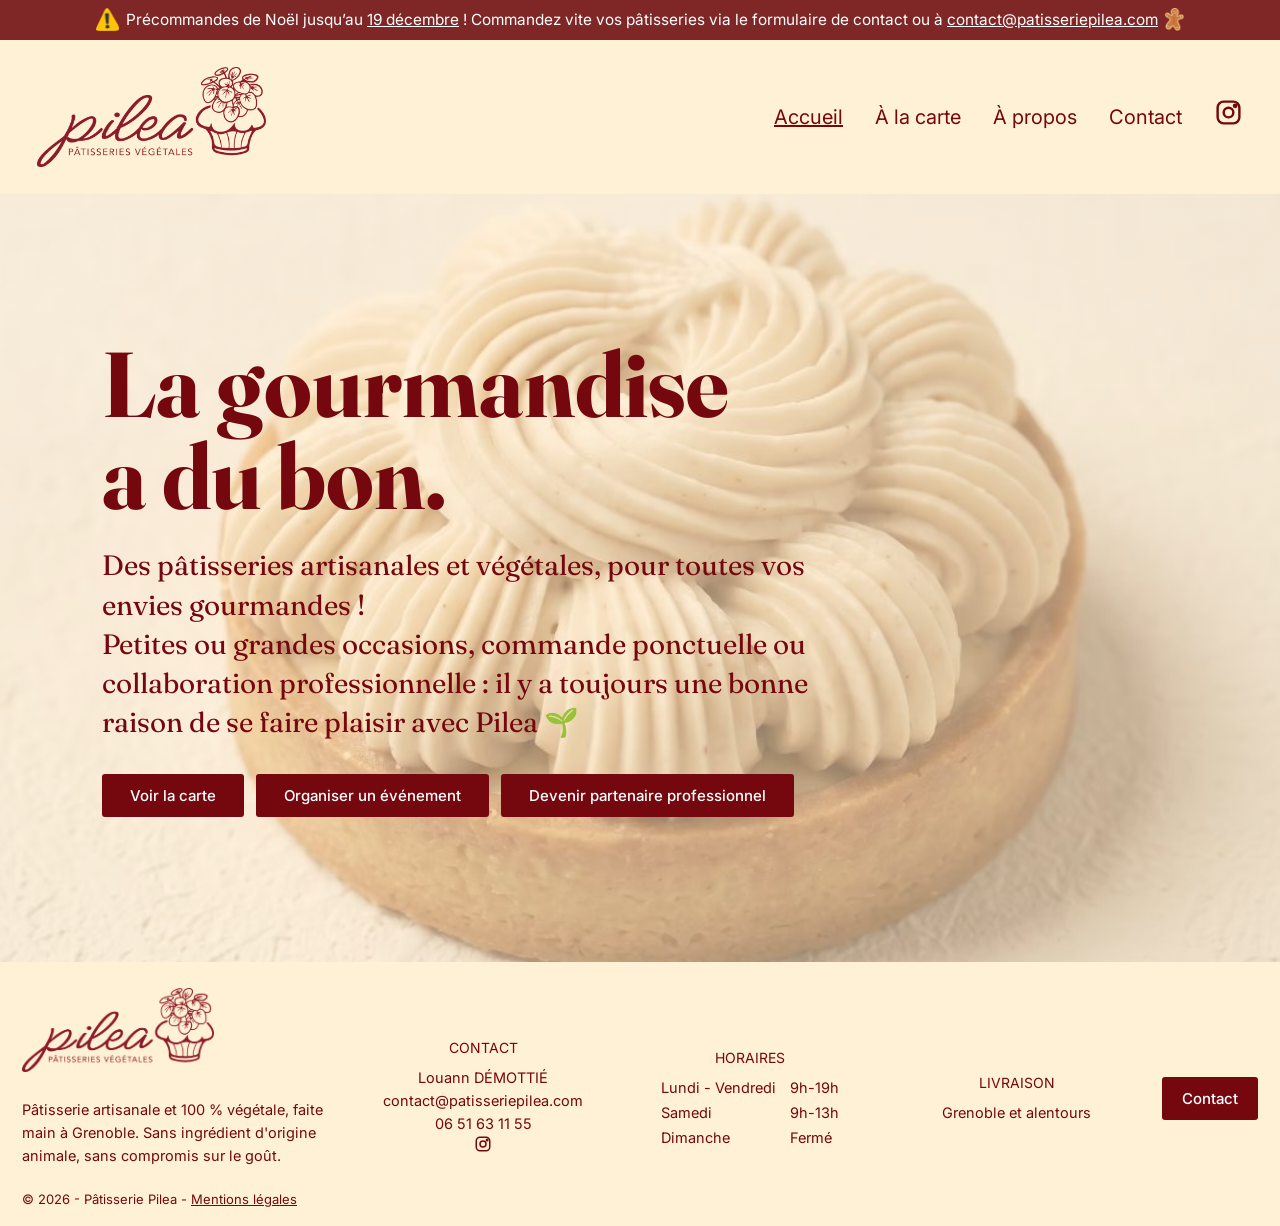
<file: index.html>
<!DOCTYPE html>
<html lang="fr">
<head>
  <meta charset="utf-8">
  <meta name="viewport" content="width=device-width, initial-scale=1, viewport-fit=cover">
  <title>Pâtisserie Pilea - Accueil</title>
  <link rel="stylesheet" href="https://fonts.googleapis.com/css2?family=Fraunces:opsz,wght@9..144,400;9..144,600;9..144,700&family=Inter:wght@400;500;600&display=swap">
  <link rel="stylesheet" href="style.css?v=20261128">
  <link rel="icon" href="favicon.ico" sizes="any">
  <link rel="icon" type="image/png" sizes="32x32" href="favicon-32.png">
  <link rel="icon" type="image/png" sizes="192x192" href="favicon-192.png">
  <link rel="apple-touch-icon" href="apple-touch-icon.png">
</head>
<body data-default-page="accueil">
  <div class="topbar" role="region" aria-label="Annonce">
    <p><span class="nb"><img class="ico ico-start" src="images/icon-attention.png" alt="" width="30" height="30">Précommandes de Noël</span> jusqu’au <a href="contact.html#contact">19 décembre</a>&nbsp;! Commandez vite vos pâtisseries via le formulaire de contact ou à <span class="nb"><a href="mailto:contact@patisseriepilea.com">contact@patisseriepilea.com</a><img class="ico ico-end" src="images/icon-pain-epices.png" alt="" width="24" height="30"></span></p>
  </div>
  <header>
    <a class="logo" href="index.html#accueil" aria-label="Pâtisserie Pilea – retour à l'accueil"><img src="images/logo-pilea.png" alt="Pilea – Pâtisseries végétales"></a>
    <nav>
      <a href="index.html#accueil" data-p="accueil">Accueil</a>
      <a href="carte.html#carte" data-p="carte">À la carte</a>
      <a href="propos.html#apropos" data-p="apropos">À propos</a>
      <a href="contact.html#contact" data-p="contact">Contact</a>
      <a class="ig" href="https://www.instagram.com/patisserie_pilea/" aria-label="Instagram" target="_blank" rel="noopener">
        <svg viewBox="0 0 24 24" fill="none" stroke="currentColor" stroke-width="2">
          <rect x="3" y="3" width="18" height="18" rx="5"/>
          <circle cx="12" cy="12" r="4"/>
          <circle cx="17.5" cy="6.5" r="1" fill="currentColor"/>
        </svg>
      </a>
    </nav>
  </header>

  <main>
    <section class="page hero" id="accueil">
      <h1>La gourmandise<br>a du bon.</h1>
      <p>Des pâtisseries artisanales et végétales, pour toutes vos envies gourmandes !<br>Petites ou grandes occasions, commande ponctuelle ou collaboration professionnelle : il y a toujours une bonne raison de se faire plaisir avec Pilea 🌱</p>
      <div class="hero-btns">
        <a class="btn" href="carte.html#carte">Voir la carte</a>
        <a class="btn" href="contact.html#contact">Organiser un événement</a>
        <a class="btn" href="contact.html#contact">Devenir partenaire professionnel</a>
      </div>
    </section>

    <section class="page" id="carte">
      <div class="band carte-band">
        <div class="strip" aria-hidden="true"><img src="images/bandeau_pumpkin.jpg" alt="" width="360" height="360" loading="lazy" decoding="async"><img src="images/bandeau_caramel.jpg" alt="" width="360" height="360" loading="lazy" decoding="async"><img src="images/bandeau_fruits.jpg" alt="" width="360" height="360" loading="lazy" decoding="async"><img src="images/bandeau_cinnamon.jpg" alt="" width="360" height="360" loading="lazy" decoding="async"><img src="images/bandeau_entremet.jpg" alt="" width="360" height="360" loading="lazy" decoding="async"><img src="images/bandeau_muffin.jpg" alt="" width="360" height="360" loading="lazy" decoding="async"><img src="images/bandeau_cheesecake.jpg" alt="" width="360" height="360" loading="lazy" decoding="async"><img src="images/bandeau_banana.jpg" alt="" width="360" height="360" loading="lazy" decoding="async"><img src="images/bandeau_amandine.jpg" alt="" width="360" height="360" loading="lazy" decoding="async"><img src="images/bandeau_pumpkin.jpg" alt="" width="360" height="360" loading="lazy" decoding="async"><img src="images/bandeau_caramel.jpg" alt="" width="360" height="360" loading="lazy" decoding="async"><img src="images/bandeau_fruits.jpg" alt="" width="360" height="360" loading="lazy" decoding="async"><img src="images/bandeau_cinnamon.jpg" alt="" width="360" height="360" loading="lazy" decoding="async"><img src="images/bandeau_entremet.jpg" alt="" width="360" height="360" loading="lazy" decoding="async"><img src="images/bandeau_muffin.jpg" alt="" width="360" height="360" loading="lazy" decoding="async"><img src="images/bandeau_cheesecake.jpg" alt="" width="360" height="360" loading="lazy" decoding="async"><img src="images/bandeau_banana.jpg" alt="" width="360" height="360" loading="lazy" decoding="async"><img src="images/bandeau_amandine.jpg" alt="" width="360" height="360" loading="lazy" decoding="async"></div>
        <h1 class="title">À la carte</h1>
      </div>
      <div class="menu">
        <p class="intro">Tarifs destinés à la vente aux particuliers.<br>Pour les <b>professionnels</b>, merci de me contacter pour recevoir votre <b>catalogue B2B</b>.</p>
        <div class="carte-layout">
          <nav class="carte-nav" aria-label="Sections de la carte">
            <button type="button" data-s="all" class="on" aria-current="true">Voir tout</button>
            <button type="button" data-s="nouv">Pour les fêtes</button>
            <button type="button" data-s="0">Gâteaux de voyage</button>
            <button type="button" data-s="1">Pâtisseries fraîches</button>
            <button type="button" data-s="2">Douceurs à tartiner</button>
            <button type="button" data-s="3">Tartes de saison</button>
          </nav>
          <div class="carte-content all">
          <section class="carte-sec" data-s="nouv">
            <h2>Pour les fêtes</h2>
            <div class="grid" id="g0"></div>
            <div class="next-wrap"><span>Suivant</span><button type="button" class="btn next" data-go="0">Gâteaux de voyage</button></div>
          </section>
          <section class="carte-sec" data-s="0">
            <h2>Gâteaux de voyage</h2>
            <div class="grid" id="g1"></div>
            <div class="next-wrap"><span>Suivant</span><button type="button" class="btn next" data-go="1">Pâtisseries fraîches</button></div>
          </section>
          <section class="carte-sec" data-s="1">
            <h2>Pâtisseries fraîches</h2>
            <div class="grid" id="g2"></div>
            <div class="next-wrap"><span>Suivant</span><button type="button" class="btn next" data-go="2">Douceurs à tartiner</button></div>
          </section>
          <section class="carte-sec" data-s="2">
            <h2>Douceurs à tartiner</h2>
            <div class="grid" id="g4"></div>
            <div class="next-wrap"><span>Suivant</span><button type="button" class="btn next" data-go="3">Tartes de saison</button></div>
          </section>
          <section class="carte-sec" data-s="3">
            <h2>Tartes de saison</h2>
            <div class="grid" id="g3"></div>
          </section>
          </div>
        </div>
      </div>
    </section>

    <section class="page" id="apropos">
      <div class="band"><h1 class="title">À propos</h1></div>
      <div class="split">
        <img data-k="piping" alt="Dressage d'une crème à la poche">
        <div class="txt" style="background:var(--bg)">
          <h2>L'univers de Pilea</h2>
          <p>Le Pilea est une plante qui grandit et se multiplie, symbole de mon envie de faire de Pâtisserie Pilea un <b>projet vivant</b>, appelé à grandir et <b>se partager</b>.</p>
          <p>Titulaire du CAP Pâtissier, j'ai exploré différents univers, de la boulangerie traditionnelle au coffee shop vegan, en passant par la restauration et la production à grande échelle. Ces expériences ont nourri une même envie : créer une pâtisserie qui ait du sens, <b>sans renoncer au plaisir</b>.</p>
          <p>Végétarienne pour des raisons éthiques et écologiques, j'ai découvert la pâtisserie végétale avec curiosité, mais aussi quelques appréhensions. Pourtant, j'ai vite réalisé qu'elle pouvait être tout aussi gourmande que la pâtisserie traditionnelle, et parfois même davantage ! <b>Se faire plaisir</b> tout en étant <b>en accord avec mes convictions</b>, c'est possible.</p>
        </div>
      </div>
      <div class="split band">
        <div class="txt">
          <h2 style="font-weight:400">La pâtisserie végétale :<br><b style="font-weight:700">un terrain de jeu infini</b></h2>
          <p>Avec un peu de curiosité et beaucoup de gourmandise, la pâtisserie végétale est illimitée et sans compromis.</p>
          <p>Pilea Pâtisserie, c'est <b>partager cette conviction avec vous</b>, une création après l'autre.</p>
        </div>
        <img data-k="brownie" alt="Brownies vegan">
      </div>
    </section>

    <section class="page band" id="contact">
      <h1 class="title">Contact</h1>
      <p class="contact-intro">Vous souhaitez planifier un événement, commander une pâtisserie ou devenir partenaire ? Contactez-moi : je vous réponds dans la journée !</p>
      <div class="contact-grid">
        <form id="f">
          <label for="n">Nom *</label><input id="n" type="text" required>
          <label for="e">E-mail *</label><input id="e" type="email" required>
          <label for="t">Téléphone *</label><input id="t" type="tel" required>
          <label>Type de demande *</label>
          <div class="radios">
            <label><input type="radio" name="r" value="Particulier" required>Particulier</label>
            <label><input type="radio" name="r" value="Professionnel">Professionnel</label>
            <label><input type="radio" name="r" value="Événement">Événement</label>
          </div>
          <label for="m">Demande</label><textarea id="m" rows="5"></textarea>
          <button class="send" type="submit">Envoyer par email</button>
          <p id="msg" role="status" style="margin:10px 0 0"></p>
        </form>
        <img data-k="tarteFraises" alt="Tartelette aux fraises">
      </div>
    </section>

    <section class="page legal-wrap" id="mentions">
      <h1 class="title">Mentions légales &amp; Confidentialité</h1>
      <div class="legal">
        <p>Conformément à l'article 6 de la loi n° 2004-575 du 21 juin 2004 pour la confiance dans l'économie numérique (LCEN), voici les informations légales relatives au site <b>patisseriepilea.com</b>.</p>

        <h2>1. Éditeur du site</h2>
        <ul>
          <li>Dénomination commerciale : Pâtisserie Pilea</li>
          <li>Forme juridique : Entrepreneur individuel (EI) – micro-entreprise</li>
          <li>Nom &amp; prénom de l'entrepreneur : Louann Démottié</li>
          <li>Activité : pâtisserie artisanale 100 % végétale</li>
          <li>Adresse du siège / domicile professionnel : Boulevard Clémenceau, 38100 Grenoble, France</li>
          <li>SIREN / SIRET : 132 285 040 / 132 285 040 00011</li>
          <li>Immatriculation au Répertoire des métiers : 132 285 040 RM 38</li>
          <li>TVA : TVA non applicable, art. 293 B du Code général des impôts (CGI)</li>
          <li>Téléphone : 06 51 63 11 55</li>
          <li>Adresse e-mail : <a href="mailto:contact@patisseriepilea.com">contact@patisseriepilea.com</a></li>
          <li>Site web : <a href="https://patisseriepilea.com">https://patisseriepilea.com</a></li>
        </ul>

        <h2>2. Directeur de la publication</h2>
        <ul>
          <li>Louann Démottié, entrepreneur individuel, éditrice du site.</li>
          <li>Contact : <a href="mailto:contact@patisseriepilea.com">contact@patisseriepilea.com</a></li>
        </ul>

        <h2>3. Hébergement et nom de domaine</h2>
        <ul>
          <li>Hébergeur : GitHub, Inc. (service GitHub Pages)</li>
          <li>Adresse : 88 Colin P. Kelly Jr. Street, San Francisco, CA 94107, États-Unis</li>
          <li>Téléphone : +1 877 448 4820</li>
          <li>Site web : <a href="https://pages.github.com">https://pages.github.com</a></li>
          <li>Nom de domaine et messagerie : OVH SAS, 2 rue Kellermann, 59100 Roubaix, France – <a href="https://www.ovhcloud.com">https://www.ovhcloud.com</a></li>
        </ul>

        <h2>4. Propriété intellectuelle</h2>
        <p>L'ensemble des contenus de ce site (textes, photographies, visuels, logo, mise en page) est protégé par le droit d'auteur. Sauf mention contraire, tous droits sont réservés à Pâtisserie Pilea. Toute reproduction, représentation, modification ou diffusion, totale ou partielle, sans autorisation écrite préalable est interdite.</p>

        <h2>5. Protection des données personnelles (RGPD)</h2>
        <p>Conformément au Règlement général sur la protection des données (RGPD) et à la loi « Informatique et Libertés » du 6 janvier 1978 modifiée :</p>
        <ul>
          <li>Responsable du traitement : Pâtisserie Pilea, représentée par Louann Démottié (<a href="mailto:contact@patisseriepilea.com">contact@patisseriepilea.com</a>).</li>
          <li>Données collectées : via le formulaire de contact, votre nom, votre adresse e-mail, votre numéro de téléphone, le type de demande et le contenu de votre message.</li>
          <li>Finalités : répondre à vos demandes, établir des devis et des contrats, et assurer le suivi de la relation client.</li>
          <li>Base légale : votre consentement (envoi volontaire du formulaire) et, lorsque vous demandez un devis ou une commande, l'exécution de mesures précontractuelles prises à votre demande.</li>
          <li>Conservation : les données sont conservées le temps nécessaire au traitement de votre demande, puis au maximum 3 ans après le dernier contact pour les prospects, ou selon les obligations légales pour les documents comptables.</li>
          <li>Destinataires : aucune donnée personnelle n'est vendue ni cédée à des tiers. Elles sont accessibles uniquement à Pâtisserie Pilea et à ses prestataires techniques strictement nécessaires : le service d'acheminement du formulaire (FormSubmit) et la messagerie OVH. Certains prestataires peuvent être situés hors de l'Union européenne ; les transferts sont alors encadrés conformément au RGPD.</li>
          <li>Vos droits : vous disposez d'un droit d'accès, de rectification, d'effacement, de limitation du traitement, d'opposition, de portabilité de vos données, ainsi que du droit de retirer votre consentement à tout moment et de définir des directives sur le sort de vos données après votre décès. Pour exercer ces droits, écrivez à : <a href="mailto:contact@patisseriepilea.com">contact@patisseriepilea.com</a>. Une réponse vous sera apportée dans un délai maximal d'un mois.</li>
          <li>Réclamation : si vous estimez que vos droits ne sont pas respectés, vous pouvez adresser une réclamation à la CNIL (Commission nationale de l'informatique et des libertés), 3 place de Fontenoy, TSA 80715, 75334 Paris Cedex 07, sur <a href="https://www.cnil.fr">cnil.fr</a>.</li>
        </ul>

        <h2>6. Cookies et services tiers</h2>
        <ul>
          <li>Ce site n'utilise aucun cookie publicitaire, de suivi ou de mesure d'audience.</li>
          <li>Les polices de caractères sont chargées depuis le service Google Fonts, ce qui transmet votre adresse IP à Google lors de la consultation du site.</li>
          <li>Comme tout hébergeur, GitHub peut enregistrer des données techniques de connexion (adresse IP, date et heure de consultation).</li>
          <li>Le site contient des liens vers des sites tiers (par exemple Instagram), dont Pâtisserie Pilea n'est pas responsable du contenu ni des pratiques de confidentialité.</li>
        </ul>

        <h2>7. Médiation de la consommation</h2>
        <p>Conformément aux articles L.611-1 et suivants du Code de la consommation, tout consommateur a le droit de recourir gratuitement à un médiateur de la consommation en vue de la résolution amiable d'un litige qui l'oppose à un professionnel. Médiateur désigné : [nom, adresse postale et site web du médiateur à compléter].</p>

        <h2>8. Droit applicable</h2>
        <p>Le présent site et ses mentions légales sont soumis au droit français. Pour toute question relative à ces mentions, vous pouvez écrire à <a href="mailto:contact@patisseriepilea.com">contact@patisseriepilea.com</a>.</p>
        <p>Dernière mise à jour : 12 novembre 2026.</p>
      </div>
    </section>
  </main>

  <footer>
    <div>
      <a class="logo" href="index.html#accueil" aria-label="Pâtisserie Pilea – retour à l'accueil"><img src="images/logo-pilea.png" alt="Pilea – Pâtisseries végétales"></a>
      <p>Pâtisserie artisanale et 100 % végétale, faite main à Grenoble. Sans ingrédient d'origine animale, sans compromis sur le goût.</p>
    </div>
    <div class="c">
      <h4>CONTACT</h4>
      Louann DÉMOTTIÉ<br>
      <a href="mailto:contact@patisseriepilea.com" style="text-decoration:none">contact@patisseriepilea.com</a><br>
      06 51 63 11 55<br>
      <a class="ig" href="https://www.instagram.com/patisserie_pilea/" aria-label="Instagram" target="_blank" rel="noopener">
        <svg viewBox="0 0 24 24" fill="none" stroke="currentColor" stroke-width="2">
          <rect x="3" y="3" width="18" height="18" rx="5"/>
          <circle cx="12" cy="12" r="4"/>
          <circle cx="17.5" cy="6.5" r="1" fill="currentColor"/>
        </svg>
      </a>
    </div>
    <div>
      <h4>HORAIRES</h4>
      <div class="hrs">
        <span>Lundi - Vendredi</span><span>9h-19h</span>
        <span>Samedi</span><span>9h-13h</span>
        <span>Dimanche</span><span>Fermé</span>
      </div>
    </div>
    <div class="c">
      <h4>LIVRAISON</h4>Grenoble et alentours
    </div>
    <a class="btn fbtn" href="contact.html#contact">Contact</a>
    <div class="copy">© 2026 - Pâtisserie Pilea - <a href="index.html#mentions">Mentions légales</a></div>
  </footer>

  <script src="script.js?v=20261128"></script>
</body>
</html>
</file>
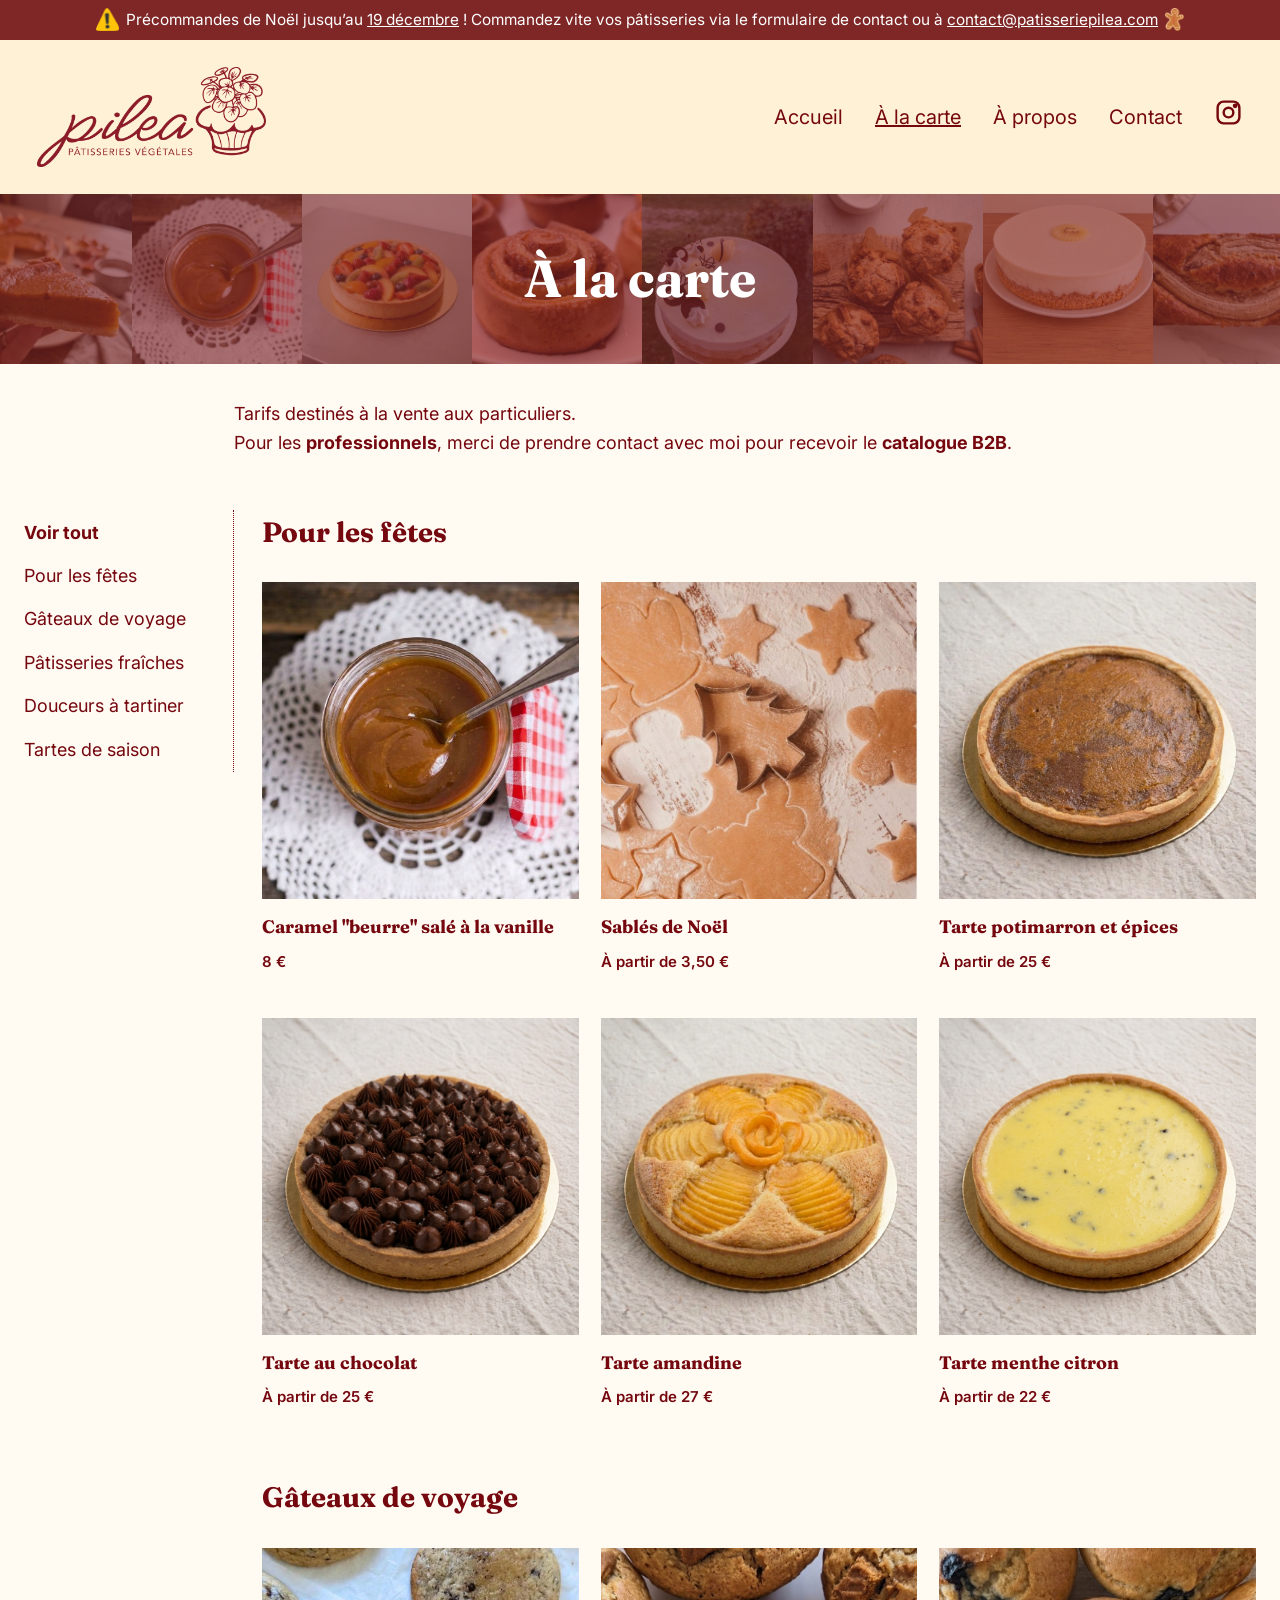
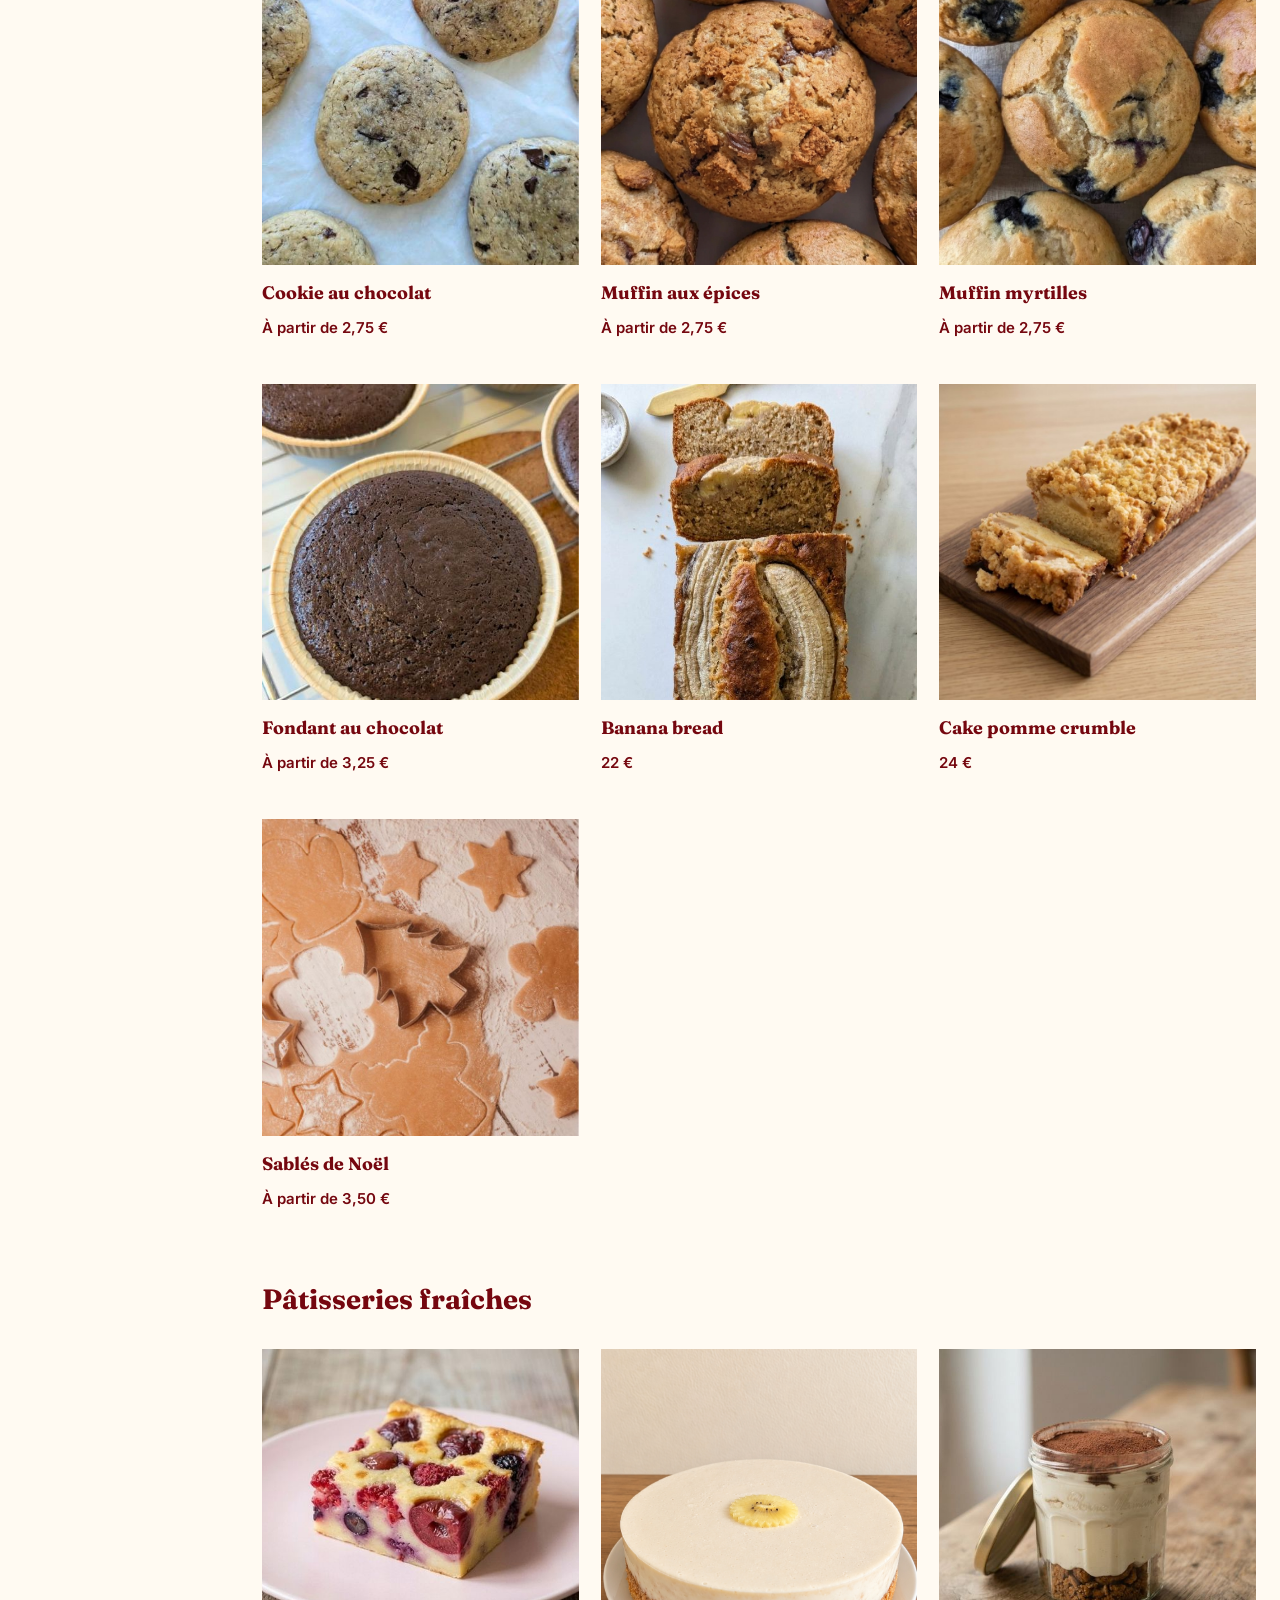
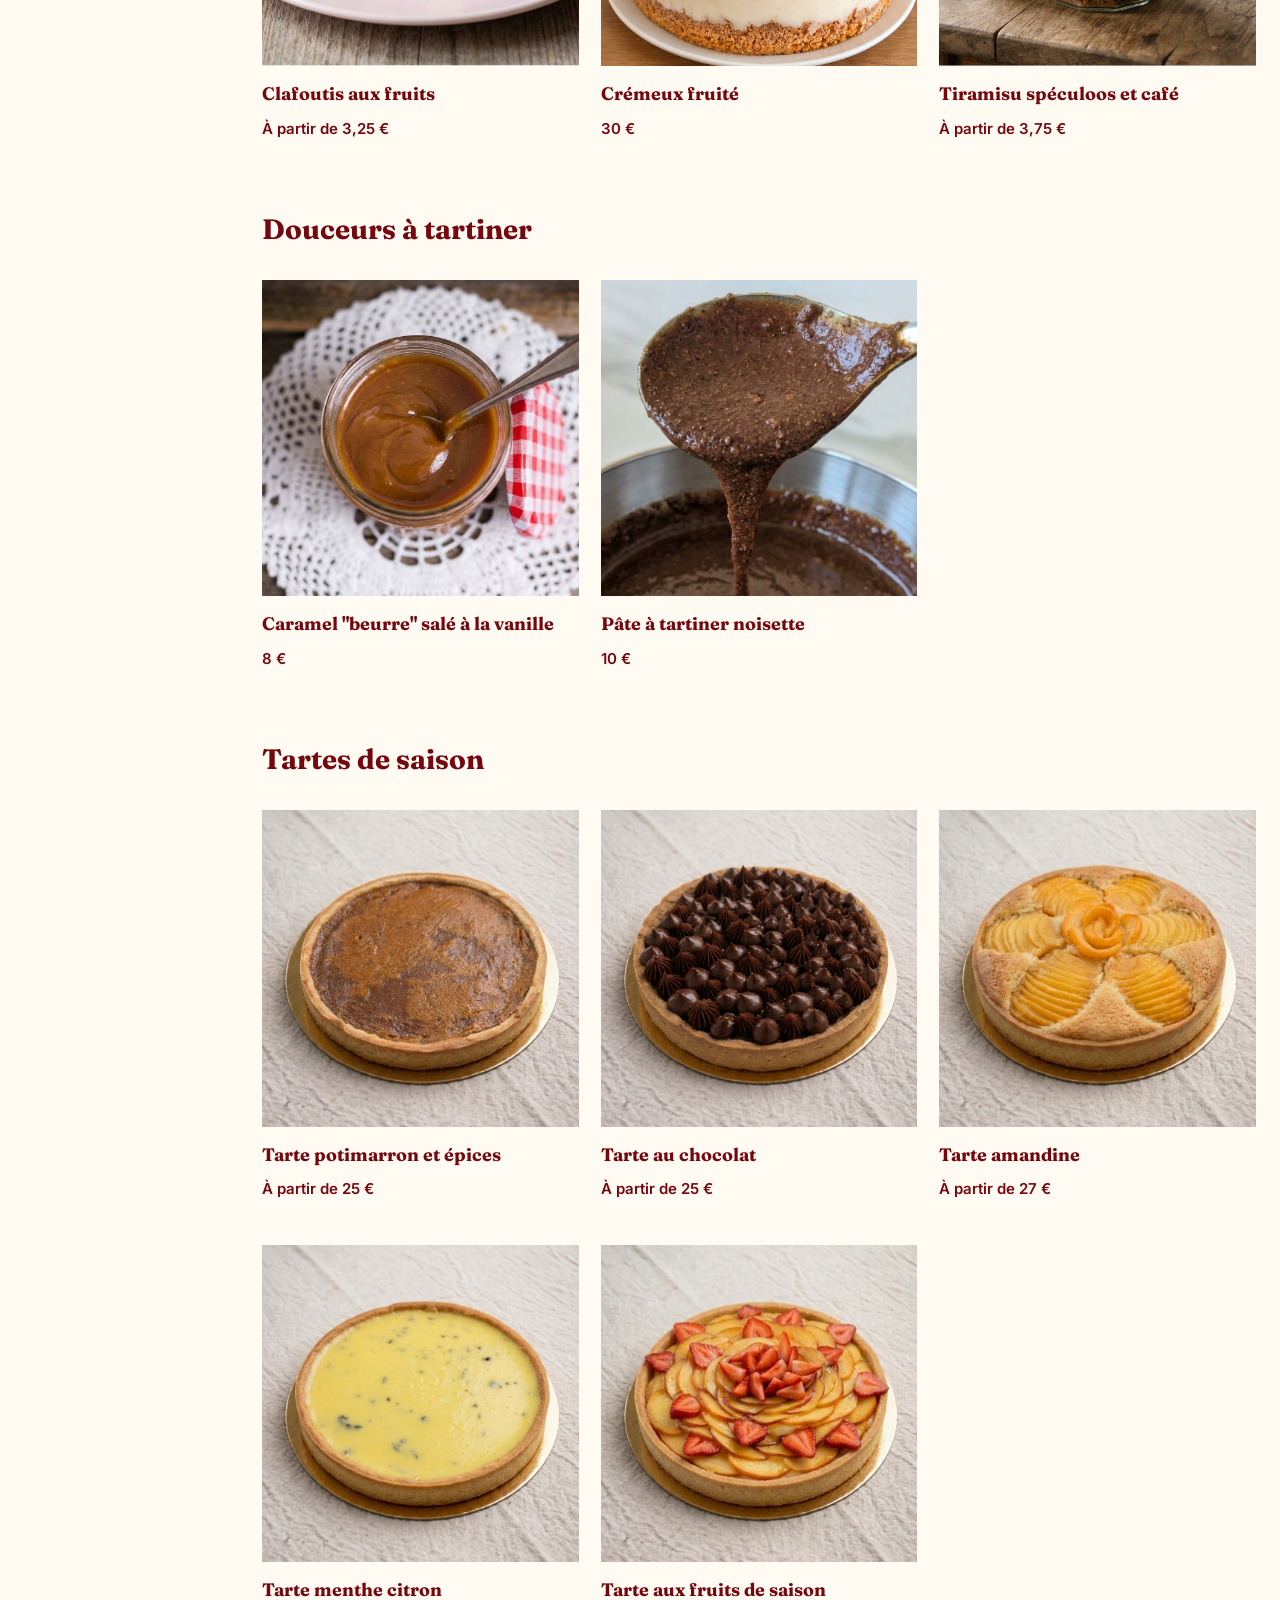
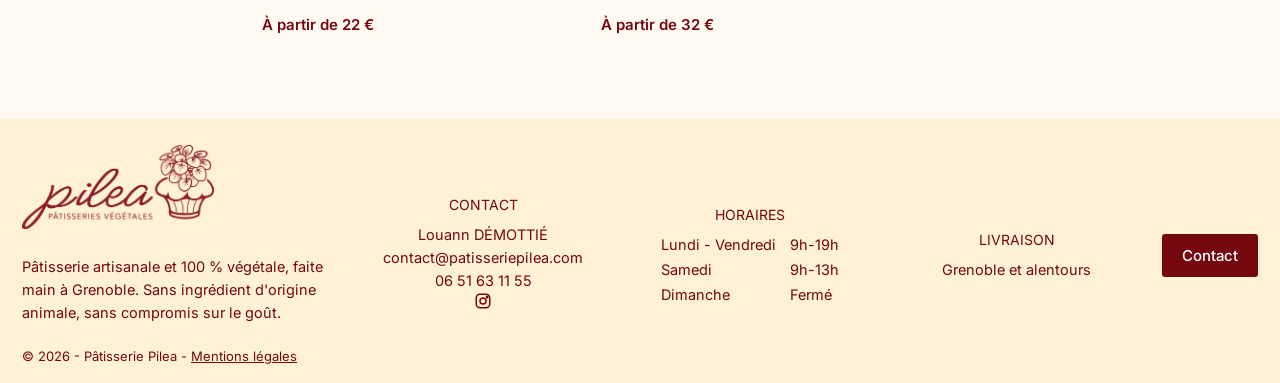
<file: carte.html>
<!DOCTYPE html>
<html lang="fr">
<head>
  <meta charset="utf-8">
  <meta name="viewport" content="width=device-width, initial-scale=1, viewport-fit=cover">
  <title>Pâtisserie Pilea - À la carte</title>
  <link rel="stylesheet" href="https://fonts.googleapis.com/css2?family=Fraunces:opsz,wght@9..144,400;9..144,600;9..144,700&family=Inter:wght@400;500;600&display=swap">
  <link rel="stylesheet" href="style.css?v=20261128">
  <link rel="icon" href="favicon.ico" sizes="any">
  <link rel="icon" type="image/png" sizes="32x32" href="favicon-32.png">
  <link rel="icon" type="image/png" sizes="192x192" href="favicon-192.png">
  <link rel="apple-touch-icon" href="apple-touch-icon.png">
</head>
<body data-default-page="carte">
  <div class="topbar" role="region" aria-label="Annonce">
    <p><span class="nb"><img class="ico ico-start" src="images/icon-attention.png" alt="" width="30" height="30">Précommandes de Noël</span> jusqu’au <a href="contact.html#contact">19 décembre</a>&nbsp;! Commandez vite vos pâtisseries via le formulaire de contact ou à <span class="nb"><a href="mailto:contact@patisseriepilea.com">contact@patisseriepilea.com</a><img class="ico ico-end" src="images/icon-pain-epices.png" alt="" width="24" height="30"></span></p>
  </div>
  <header>
    <a class="logo" href="index.html#accueil" aria-label="Pâtisserie Pilea – retour à l'accueil"><img src="images/logo-pilea.png" alt="Pilea – Pâtisseries végétales"></a>
    <nav>
      <a href="index.html#accueil" data-p="accueil">Accueil</a>
      <a href="carte.html#carte" data-p="carte">À la carte</a>
      <a href="propos.html#apropos" data-p="apropos">À propos</a>
      <a href="contact.html#contact" data-p="contact">Contact</a>
      <a class="ig" href="https://www.instagram.com/patisserie_pilea/" aria-label="Instagram" target="_blank" rel="noopener">
        <svg viewBox="0 0 24 24" fill="none" stroke="currentColor" stroke-width="2">
          <rect x="3" y="3" width="18" height="18" rx="5"/>
          <circle cx="12" cy="12" r="4"/>
          <circle cx="17.5" cy="6.5" r="1" fill="currentColor"/>
        </svg>
      </a>
    </nav>
  </header>

  <main>
    <section class="page hero" id="accueil">
      <h1>La gourmandise<br>a du bon.</h1>
      <p>Des pâtisseries artisanales et 100% végétales, pour toutes vos envies gourmandes !<br>Petites ou grandes occasions, commande ponctuelle ou collaboration professionnelle : il y a toujours une bonne raison de se faire plaisir avec Pilea 🌱</p>
      <div class="hero-btns">
        <a class="btn" href="carte.html#carte">Voir la carte</a>
        <a class="btn" href="contact.html#contact">Organiser un événement</a>
        <a class="btn" href="contact.html#contact">Devenir partenaire professionnel</a>
      </div>
    </section>

    <section class="page" id="carte">
      <div class="band carte-band">
        <div class="strip" aria-hidden="true"><img src="images/bandeau_pumpkin.jpg" alt="" width="360" height="360" loading="lazy" decoding="async"><img src="images/bandeau_caramel.jpg" alt="" width="360" height="360" loading="lazy" decoding="async"><img src="images/bandeau_fruits.jpg" alt="" width="360" height="360" loading="lazy" decoding="async"><img src="images/bandeau_cinnamon.jpg" alt="" width="360" height="360" loading="lazy" decoding="async"><img src="images/bandeau_entremet.jpg" alt="" width="360" height="360" loading="lazy" decoding="async"><img src="images/bandeau_muffin.jpg" alt="" width="360" height="360" loading="lazy" decoding="async"><img src="images/bandeau_cheesecake.jpg" alt="" width="360" height="360" loading="lazy" decoding="async"><img src="images/bandeau_banana.jpg" alt="" width="360" height="360" loading="lazy" decoding="async"><img src="images/bandeau_amandine.jpg" alt="" width="360" height="360" loading="lazy" decoding="async"><img src="images/bandeau_pumpkin.jpg" alt="" width="360" height="360" loading="lazy" decoding="async"><img src="images/bandeau_caramel.jpg" alt="" width="360" height="360" loading="lazy" decoding="async"><img src="images/bandeau_fruits.jpg" alt="" width="360" height="360" loading="lazy" decoding="async"><img src="images/bandeau_cinnamon.jpg" alt="" width="360" height="360" loading="lazy" decoding="async"><img src="images/bandeau_entremet.jpg" alt="" width="360" height="360" loading="lazy" decoding="async"><img src="images/bandeau_muffin.jpg" alt="" width="360" height="360" loading="lazy" decoding="async"><img src="images/bandeau_cheesecake.jpg" alt="" width="360" height="360" loading="lazy" decoding="async"><img src="images/bandeau_banana.jpg" alt="" width="360" height="360" loading="lazy" decoding="async"><img src="images/bandeau_amandine.jpg" alt="" width="360" height="360" loading="lazy" decoding="async"></div>
        <h1 class="title">À la carte</h1>
      </div>
      <div class="menu">
        <p class="intro">Tarifs destinés à la vente aux particuliers.<br>Pour les <b>professionnels</b>, merci de prendre contact avec moi pour recevoir le <b>catalogue B2B</b>.</p>
        <div class="carte-layout">
          <nav class="carte-nav" aria-label="Sections de la carte">
            <button type="button" data-s="all" class="on" aria-current="true">Voir tout</button>
            <button type="button" data-s="nouv">Pour les fêtes</button>
            <button type="button" data-s="0">Gâteaux de voyage</button>
            <button type="button" data-s="1">Pâtisseries fraîches</button>
            <button type="button" data-s="2">Douceurs à tartiner</button>
            <button type="button" data-s="3">Tartes de saison</button>
          </nav>
          <div class="carte-content all">
          <section class="carte-sec" data-s="nouv">
            <h2>Pour les fêtes</h2>
            <div class="grid" id="g0"></div>
            <div class="next-wrap"><span>Suivant</span><button type="button" class="btn next" data-go="0">Gâteaux de voyage</button></div>
          </section>
          <section class="carte-sec" data-s="0">
            <h2>Gâteaux de voyage</h2>
            <div class="grid" id="g1"></div>
            <div class="next-wrap"><span>Suivant</span><button type="button" class="btn next" data-go="1">Pâtisseries fraîches</button></div>
          </section>
          <section class="carte-sec" data-s="1">
            <h2>Pâtisseries fraîches</h2>
            <div class="grid" id="g2"></div>
            <div class="next-wrap"><span>Suivant</span><button type="button" class="btn next" data-go="2">Douceurs à tartiner</button></div>
          </section>
          <section class="carte-sec" data-s="2">
            <h2>Douceurs à tartiner</h2>
            <div class="grid" id="g4"></div>
            <div class="next-wrap"><span>Suivant</span><button type="button" class="btn next" data-go="3">Tartes de saison</button></div>
          </section>
          <section class="carte-sec" data-s="3">
            <h2>Tartes de saison</h2>
            <div class="grid" id="g3"></div>
          </section>
          </div>
        </div>
      </div>
    </section>

    <section class="page" id="apropos">
      <div class="band"><h1 class="title">À propos</h1></div>
      <div class="split">
        <img data-k="piping" alt="Dressage d'une crème à la poche">
        <div class="txt" style="background:var(--bg)">
          <h2>L'univers de Pilea</h2>
          <p>Le Pilea est une plante qui grandit et se multiplie, symbole de mon envie de faire de Pâtisserie Pilea un <b>projet vivant</b>, appelé à grandir et <b>se partager</b>.</p>
          <p>Titulaire du CAP Pâtissier, j'ai exploré différents univers, de la boulangerie traditionnelle au coffee shop vegan, en passant par la restauration et la production à grande échelle. Ces expériences ont nourri une même envie : créer une pâtisserie qui ait du sens, <b>sans renoncer au plaisir</b>.</p>
          <p>Végétarienne pour des raisons éthiques et écologiques, j'ai découvert la pâtisserie végétale avec curiosité, mais aussi quelques appréhensions. Pourtant, j'ai vite réalisé qu'elle pouvait être tout aussi gourmande que la pâtisserie traditionnelle, et parfois même davantage ! <b>Se faire plaisir</b> tout en étant <b>en accord avec mes convictions</b>, c'est possible.</p>
        </div>
      </div>
      <div class="split band">
        <div class="txt">
          <h2 style="font-weight:400">La pâtisserie végétale :<br><b style="font-weight:700">un terrain de jeu infini</b></h2>
          <p>Avec un peu de curiosité et beaucoup de gourmandise, la pâtisserie végétale est illimitée et sans compromis.</p>
          <p>Pilea Pâtisserie, c'est <b>partager cette conviction avec vous</b>, une création après l'autre.</p>
        </div>
        <img data-k="brownie" alt="Brownies vegan">
      </div>
    </section>

    <section class="page band" id="contact">
      <h1 class="title">Contact</h1>
      <p class="contact-intro">Vous souhaitez planifier un événement, commander une pâtisserie ou devenir partenaire ? Contactez-moi : je vous réponds dans la journée !</p>
      <div class="contact-grid">
        <form id="f">
          <label for="n">Nom *</label><input id="n" type="text" required>
          <label for="e">E-mail *</label><input id="e" type="email" required>
          <label for="t">Téléphone *</label><input id="t" type="tel" required>
          <label>Type de demande *</label>
          <div class="radios">
            <label><input type="radio" name="r" value="Particulier" required>Particulier</label>
            <label><input type="radio" name="r" value="Professionnel">Professionnel</label>
            <label><input type="radio" name="r" value="Événement">Événement</label>
          </div>
          <label for="m">Demande</label><textarea id="m" rows="5"></textarea>
          <button class="send" type="submit">Envoyer par email</button>
          <p id="msg" role="status" style="margin:10px 0 0"></p>
        </form>
        <img data-k="tarteFraises" alt="Tartelette aux fraises">
      </div>
    </section>

    <section class="page legal-wrap" id="mentions">
      <h1 class="title">Mentions légales &amp; Confidentialité</h1>
      <div class="legal">
        <p>Conformément à l'article 6 de la loi n° 2004-575 du 21 juin 2004 pour la confiance dans l'économie numérique (LCEN), voici les informations légales relatives au site <b>patisseriepilea.com</b>.</p>

        <h2>1. Éditeur du site</h2>
        <ul>
          <li>Dénomination commerciale : Pâtisserie Pilea</li>
          <li>Forme juridique : Entrepreneur individuel (EI) – micro-entreprise</li>
          <li>Nom &amp; prénom de l'entrepreneur : Louann Démottié</li>
          <li>Activité : pâtisserie artisanale 100 % végétale</li>
          <li>Adresse du siège / domicile professionnel : Boulevard Clémenceau, 38100 Grenoble, France</li>
          <li>SIREN / SIRET : 132 285 040 / 132 285 040 00011</li>
          <li>Immatriculation au Répertoire des métiers : 132 285 040 RM 38</li>
          <li>TVA : TVA non applicable, art. 293 B du Code général des impôts (CGI)</li>
          <li>Téléphone : 06 51 63 11 55</li>
          <li>Adresse e-mail : <a href="mailto:contact@patisseriepilea.com">contact@patisseriepilea.com</a></li>
          <li>Site web : <a href="https://patisseriepilea.com">https://patisseriepilea.com</a></li>
        </ul>

        <h2>2. Directeur de la publication</h2>
        <ul>
          <li>Louann Démottié, entrepreneur individuel, éditrice du site.</li>
          <li>Contact : <a href="mailto:contact@patisseriepilea.com">contact@patisseriepilea.com</a></li>
        </ul>

        <h2>3. Hébergement et nom de domaine</h2>
        <ul>
          <li>Hébergeur : GitHub, Inc. (service GitHub Pages)</li>
          <li>Adresse : 88 Colin P. Kelly Jr. Street, San Francisco, CA 94107, États-Unis</li>
          <li>Téléphone : +1 877 448 4820</li>
          <li>Site web : <a href="https://pages.github.com">https://pages.github.com</a></li>
          <li>Nom de domaine et messagerie : OVH SAS, 2 rue Kellermann, 59100 Roubaix, France – <a href="https://www.ovhcloud.com">https://www.ovhcloud.com</a></li>
        </ul>

        <h2>4. Propriété intellectuelle</h2>
        <p>L'ensemble des contenus de ce site (textes, photographies, visuels, logo, mise en page) est protégé par le droit d'auteur. Sauf mention contraire, tous droits sont réservés à Pâtisserie Pilea. Toute reproduction, représentation, modification ou diffusion, totale ou partielle, sans autorisation écrite préalable est interdite.</p>

        <h2>5. Protection des données personnelles (RGPD)</h2>
        <p>Conformément au Règlement général sur la protection des données (RGPD) et à la loi « Informatique et Libertés » du 6 janvier 1978 modifiée :</p>
        <ul>
          <li>Responsable du traitement : Pâtisserie Pilea, représentée par Louann Démottié (<a href="mailto:contact@patisseriepilea.com">contact@patisseriepilea.com</a>).</li>
          <li>Données collectées : via le formulaire de contact, votre nom, votre adresse e-mail, votre numéro de téléphone, le type de demande et le contenu de votre message.</li>
          <li>Finalités : répondre à vos demandes, établir des devis et des contrats, et assurer le suivi de la relation client.</li>
          <li>Base légale : votre consentement (envoi volontaire du formulaire) et, lorsque vous demandez un devis ou une commande, l'exécution de mesures précontractuelles prises à votre demande.</li>
          <li>Conservation : les données sont conservées le temps nécessaire au traitement de votre demande, puis au maximum 3 ans après le dernier contact pour les prospects, ou selon les obligations légales pour les documents comptables.</li>
          <li>Destinataires : aucune donnée personnelle n'est vendue ni cédée à des tiers. Elles sont accessibles uniquement à Pâtisserie Pilea et à ses prestataires techniques strictement nécessaires : le service d'acheminement du formulaire (FormSubmit) et la messagerie OVH. Certains prestataires peuvent être situés hors de l'Union européenne ; les transferts sont alors encadrés conformément au RGPD.</li>
          <li>Vos droits : vous disposez d'un droit d'accès, de rectification, d'effacement, de limitation du traitement, d'opposition, de portabilité de vos données, ainsi que du droit de retirer votre consentement à tout moment et de définir des directives sur le sort de vos données après votre décès. Pour exercer ces droits, écrivez à : <a href="mailto:contact@patisseriepilea.com">contact@patisseriepilea.com</a>. Une réponse vous sera apportée dans un délai maximal d'un mois.</li>
          <li>Réclamation : si vous estimez que vos droits ne sont pas respectés, vous pouvez adresser une réclamation à la CNIL (Commission nationale de l'informatique et des libertés), 3 place de Fontenoy, TSA 80715, 75334 Paris Cedex 07, sur <a href="https://www.cnil.fr">cnil.fr</a>.</li>
        </ul>

        <h2>6. Cookies et services tiers</h2>
        <ul>
          <li>Ce site n'utilise aucun cookie publicitaire, de suivi ou de mesure d'audience.</li>
          <li>Les polices de caractères sont chargées depuis le service Google Fonts, ce qui transmet votre adresse IP à Google lors de la consultation du site.</li>
          <li>Comme tout hébergeur, GitHub peut enregistrer des données techniques de connexion (adresse IP, date et heure de consultation).</li>
          <li>Le site contient des liens vers des sites tiers (par exemple Instagram), dont Pâtisserie Pilea n'est pas responsable du contenu ni des pratiques de confidentialité.</li>
        </ul>

        <h2>7. Médiation de la consommation</h2>
        <p>Conformément aux articles L.611-1 et suivants du Code de la consommation, tout consommateur a le droit de recourir gratuitement à un médiateur de la consommation en vue de la résolution amiable d'un litige qui l'oppose à un professionnel. Médiateur désigné : [nom, adresse postale et site web du médiateur à compléter].</p>

        <h2>8. Droit applicable</h2>
        <p>Le présent site et ses mentions légales sont soumis au droit français. Pour toute question relative à ces mentions, vous pouvez écrire à <a href="mailto:contact@patisseriepilea.com">contact@patisseriepilea.com</a>.</p>
        <p>Dernière mise à jour : 12 novembre 2026.</p>
      </div>
    </section>
  </main>

  <footer>
    <div>
      <a class="logo" href="index.html#accueil" aria-label="Pâtisserie Pilea – retour à l'accueil"><img src="images/logo-pilea.png" alt="Pilea – Pâtisseries végétales"></a>
      <p>Pâtisserie artisanale et 100 % végétale, faite main à Grenoble. Sans ingrédient d'origine animale, sans compromis sur le goût.</p>
    </div>
    <div class="c">
      <h4>CONTACT</h4>
      Louann DÉMOTTIÉ<br>
      <a href="mailto:contact@patisseriepilea.com" style="text-decoration:none">contact@patisseriepilea.com</a><br>
      06 51 63 11 55<br>
      <a class="ig" href="https://www.instagram.com/patisserie_pilea/" aria-label="Instagram" target="_blank" rel="noopener">
        <svg viewBox="0 0 24 24" fill="none" stroke="currentColor" stroke-width="2">
          <rect x="3" y="3" width="18" height="18" rx="5"/>
          <circle cx="12" cy="12" r="4"/>
          <circle cx="17.5" cy="6.5" r="1" fill="currentColor"/>
        </svg>
      </a>
    </div>
    <div>
      <h4>HORAIRES</h4>
      <div class="hrs">
        <span>Lundi - Vendredi</span><span>9h-19h</span>
        <span>Samedi</span><span>9h-13h</span>
        <span>Dimanche</span><span>Fermé</span>
      </div>
    </div>
    <div class="c">
      <h4>LIVRAISON</h4>Grenoble et alentours
    </div>
    <a class="btn fbtn" href="contact.html#contact">Contact</a>
    <div class="copy">© 2026 - Pâtisserie Pilea - <a href="index.html#mentions">Mentions légales</a></div>
  </footer>

  <script src="script.js?v=20261128"></script>
</body>
</html>
</file>
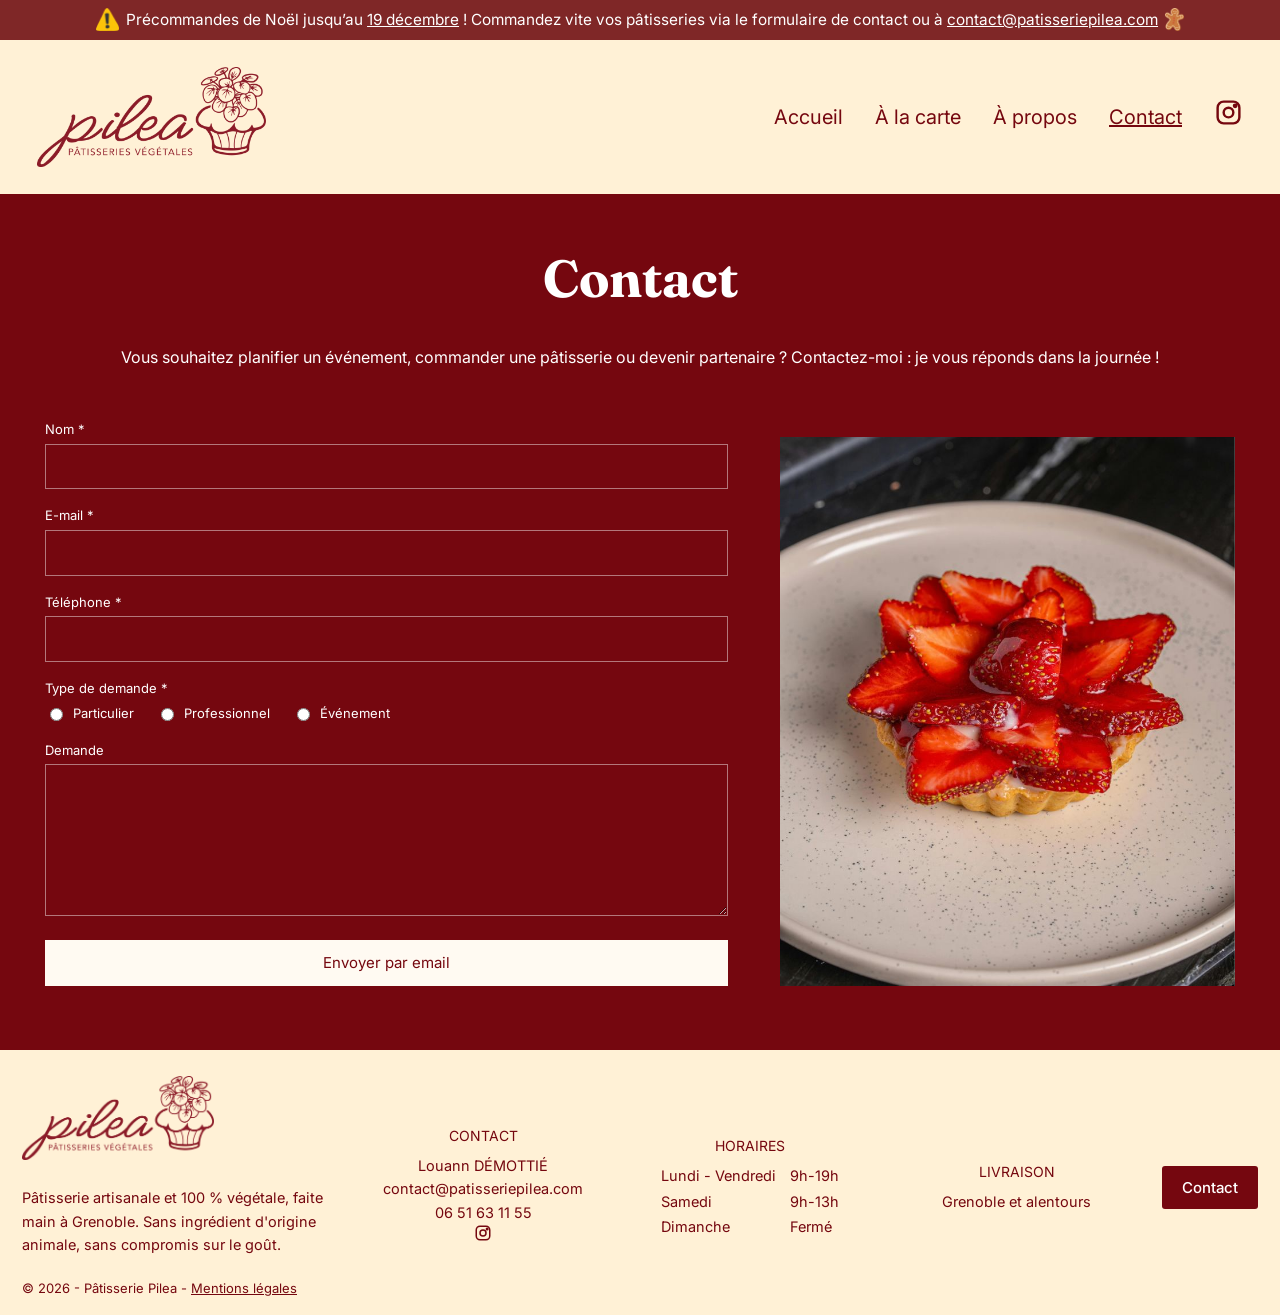
<file: contact.html>
<!DOCTYPE html>
<html lang="fr">
<head>
  <meta charset="utf-8">
  <meta name="viewport" content="width=device-width, initial-scale=1, viewport-fit=cover">
  <title>Pâtisserie Pilea - Contact</title>
  <link rel="stylesheet" href="https://fonts.googleapis.com/css2?family=Fraunces:opsz,wght@9..144,400;9..144,600;9..144,700&family=Inter:wght@400;500;600&display=swap">
  <link rel="stylesheet" href="style.css?v=20261128">
  <link rel="icon" href="favicon.ico" sizes="any">
  <link rel="icon" type="image/png" sizes="32x32" href="favicon-32.png">
  <link rel="icon" type="image/png" sizes="192x192" href="favicon-192.png">
  <link rel="apple-touch-icon" href="apple-touch-icon.png">
</head>
<body data-default-page="contact">
  <div class="topbar" role="region" aria-label="Annonce">
    <p><span class="nb"><img class="ico ico-start" src="images/icon-attention.png" alt="" width="30" height="30">Précommandes de Noël</span> jusqu’au <a href="contact.html#contact">19 décembre</a>&nbsp;! Commandez vite vos pâtisseries via le formulaire de contact ou à <span class="nb"><a href="mailto:contact@patisseriepilea.com">contact@patisseriepilea.com</a><img class="ico ico-end" src="images/icon-pain-epices.png" alt="" width="24" height="30"></span></p>
  </div>
  <header>
    <a class="logo" href="index.html#accueil" aria-label="Pâtisserie Pilea – retour à l'accueil"><img src="images/logo-pilea.png" alt="Pilea – Pâtisseries végétales"></a>
    <nav>
      <a href="index.html#accueil" data-p="accueil">Accueil</a>
      <a href="carte.html#carte" data-p="carte">À la carte</a>
      <a href="propos.html#apropos" data-p="apropos">À propos</a>
      <a href="contact.html#contact" data-p="contact">Contact</a>
      <a class="ig" href="https://www.instagram.com/patisserie_pilea/" aria-label="Instagram" target="_blank" rel="noopener">
        <svg viewBox="0 0 24 24" fill="none" stroke="currentColor" stroke-width="2">
          <rect x="3" y="3" width="18" height="18" rx="5"/>
          <circle cx="12" cy="12" r="4"/>
          <circle cx="17.5" cy="6.5" r="1" fill="currentColor"/>
        </svg>
      </a>
    </nav>
  </header>

  <main>
    <section class="page hero" id="accueil">
      <h1>La gourmandise<br>a du bon.</h1>
      <p>Des pâtisseries artisanales et 100% végétales, pour toutes vos envies gourmandes !<br>Petites ou grandes occasions, commande ponctuelle ou collaboration professionnelle : il y a toujours une bonne raison de se faire plaisir avec Pilea 🌱</p>
      <div class="hero-btns">
        <a class="btn" href="carte.html#carte">Voir la carte</a>
        <a class="btn" href="contact.html#contact">Organiser un événement</a>
        <a class="btn" href="contact.html#contact">Devenir partenaire professionnel</a>
      </div>
    </section>

    <section class="page" id="carte">
      <div class="band carte-band">
        <div class="strip" aria-hidden="true"><img src="images/bandeau_pumpkin.jpg" alt="" width="360" height="360" loading="lazy" decoding="async"><img src="images/bandeau_caramel.jpg" alt="" width="360" height="360" loading="lazy" decoding="async"><img src="images/bandeau_fruits.jpg" alt="" width="360" height="360" loading="lazy" decoding="async"><img src="images/bandeau_cinnamon.jpg" alt="" width="360" height="360" loading="lazy" decoding="async"><img src="images/bandeau_entremet.jpg" alt="" width="360" height="360" loading="lazy" decoding="async"><img src="images/bandeau_muffin.jpg" alt="" width="360" height="360" loading="lazy" decoding="async"><img src="images/bandeau_cheesecake.jpg" alt="" width="360" height="360" loading="lazy" decoding="async"><img src="images/bandeau_banana.jpg" alt="" width="360" height="360" loading="lazy" decoding="async"><img src="images/bandeau_amandine.jpg" alt="" width="360" height="360" loading="lazy" decoding="async"><img src="images/bandeau_pumpkin.jpg" alt="" width="360" height="360" loading="lazy" decoding="async"><img src="images/bandeau_caramel.jpg" alt="" width="360" height="360" loading="lazy" decoding="async"><img src="images/bandeau_fruits.jpg" alt="" width="360" height="360" loading="lazy" decoding="async"><img src="images/bandeau_cinnamon.jpg" alt="" width="360" height="360" loading="lazy" decoding="async"><img src="images/bandeau_entremet.jpg" alt="" width="360" height="360" loading="lazy" decoding="async"><img src="images/bandeau_muffin.jpg" alt="" width="360" height="360" loading="lazy" decoding="async"><img src="images/bandeau_cheesecake.jpg" alt="" width="360" height="360" loading="lazy" decoding="async"><img src="images/bandeau_banana.jpg" alt="" width="360" height="360" loading="lazy" decoding="async"><img src="images/bandeau_amandine.jpg" alt="" width="360" height="360" loading="lazy" decoding="async"></div>
        <h1 class="title">À la carte</h1>
      </div>
      <div class="menu">
        <p class="intro">Tarifs destinés à la vente aux particuliers.<br>Pour les <b>professionnels</b>, merci de prendre contact avec moi pour recevoir le <b>catalogue B2B</b>.</p>
        <div class="carte-layout">
          <nav class="carte-nav" aria-label="Sections de la carte">
            <button type="button" data-s="all" class="on" aria-current="true">Voir tout</button>
            <button type="button" data-s="nouv">Pour les fêtes</button>
            <button type="button" data-s="0">Gâteaux de voyage</button>
            <button type="button" data-s="1">Pâtisseries fraîches</button>
            <button type="button" data-s="2">Douceurs à tartiner</button>
            <button type="button" data-s="3">Tartes de saison</button>
          </nav>
          <div class="carte-content all">
          <section class="carte-sec" data-s="nouv">
            <h2>Pour les fêtes</h2>
            <div class="grid" id="g0"></div>
            <div class="next-wrap"><span>Suivant</span><button type="button" class="btn next" data-go="0">Gâteaux de voyage</button></div>
          </section>
          <section class="carte-sec" data-s="0">
            <h2>Gâteaux de voyage</h2>
            <div class="grid" id="g1"></div>
            <div class="next-wrap"><span>Suivant</span><button type="button" class="btn next" data-go="1">Pâtisseries fraîches</button></div>
          </section>
          <section class="carte-sec" data-s="1">
            <h2>Pâtisseries fraîches</h2>
            <div class="grid" id="g2"></div>
            <div class="next-wrap"><span>Suivant</span><button type="button" class="btn next" data-go="2">Douceurs à tartiner</button></div>
          </section>
          <section class="carte-sec" data-s="2">
            <h2>Douceurs à tartiner</h2>
            <div class="grid" id="g4"></div>
            <div class="next-wrap"><span>Suivant</span><button type="button" class="btn next" data-go="3">Tartes de saison</button></div>
          </section>
          <section class="carte-sec" data-s="3">
            <h2>Tartes de saison</h2>
            <div class="grid" id="g3"></div>
          </section>
          </div>
        </div>
      </div>
    </section>

    <section class="page" id="apropos">
      <div class="band"><h1 class="title">À propos</h1></div>
      <div class="split">
        <img data-k="piping" alt="Dressage d'une crème à la poche">
        <div class="txt" style="background:var(--bg)">
          <h2>L'univers de Pilea</h2>
          <p>Le Pilea est une plante qui grandit et se multiplie, symbole de mon envie de faire de Pâtisserie Pilea un <b>projet vivant</b>, appelé à grandir et <b>se partager</b>.</p>
          <p>Titulaire du CAP Pâtissier, j'ai exploré différents univers, de la boulangerie traditionnelle au coffee shop vegan, en passant par la restauration et la production à grande échelle. Ces expériences ont nourri une même envie : créer une pâtisserie qui ait du sens, <b>sans renoncer au plaisir</b>.</p>
          <p>Végétarienne pour des raisons éthiques et écologiques, j'ai découvert la pâtisserie végétale avec curiosité, mais aussi quelques appréhensions. Pourtant, j'ai vite réalisé qu'elle pouvait être tout aussi gourmande que la pâtisserie traditionnelle, et parfois même davantage ! <b>Se faire plaisir</b> tout en étant <b>en accord avec mes convictions</b>, c'est possible.</p>
        </div>
      </div>
      <div class="split band">
        <div class="txt">
          <h2 style="font-weight:400">La pâtisserie végétale :<br><b style="font-weight:700">un terrain de jeu infini</b></h2>
          <p>Avec un peu de curiosité et beaucoup de gourmandise, la pâtisserie végétale est illimitée et sans compromis.</p>
          <p>Pilea Pâtisserie, c'est <b>partager cette conviction avec vous</b>, une création après l'autre.</p>
        </div>
        <img data-k="brownie" alt="Brownies vegan">
      </div>
    </section>

    <section class="page band" id="contact">
      <h1 class="title">Contact</h1>
      <p class="contact-intro">Vous souhaitez planifier un événement, commander une pâtisserie ou devenir partenaire ? Contactez-moi : je vous réponds dans la journée !</p>
      <div class="contact-grid">
        <form id="f">
          <label for="n">Nom *</label><input id="n" type="text" required>
          <label for="e">E-mail *</label><input id="e" type="email" required>
          <label for="t">Téléphone *</label><input id="t" type="tel" required>
          <label>Type de demande *</label>
          <div class="radios">
            <label><input type="radio" name="r" value="Particulier" required>Particulier</label>
            <label><input type="radio" name="r" value="Professionnel">Professionnel</label>
            <label><input type="radio" name="r" value="Événement">Événement</label>
          </div>
          <label for="m">Demande</label><textarea id="m" rows="5"></textarea>
          <button class="send" type="submit">Envoyer par email</button>
          <p id="msg" role="status" style="margin:10px 0 0"></p>
        </form>
        <img data-k="tarteFraises" alt="Tartelette aux fraises">
      </div>
    </section>

    <section class="page legal-wrap" id="mentions">
      <h1 class="title">Mentions légales &amp; Confidentialité</h1>
      <div class="legal">
        <p>Conformément à l'article 6 de la loi n° 2004-575 du 21 juin 2004 pour la confiance dans l'économie numérique (LCEN), voici les informations légales relatives au site <b>patisseriepilea.com</b>.</p>

        <h2>1. Éditeur du site</h2>
        <ul>
          <li>Dénomination commerciale : Pâtisserie Pilea</li>
          <li>Forme juridique : Entrepreneur individuel (EI) – micro-entreprise</li>
          <li>Nom &amp; prénom de l'entrepreneur : Louann Démottié</li>
          <li>Activité : pâtisserie artisanale 100 % végétale</li>
          <li>Adresse du siège / domicile professionnel : Boulevard Clémenceau, 38100 Grenoble, France</li>
          <li>SIREN / SIRET : 132 285 040 / 132 285 040 00011</li>
          <li>Immatriculation au Répertoire des métiers : 132 285 040 RM 38</li>
          <li>TVA : TVA non applicable, art. 293 B du Code général des impôts (CGI)</li>
          <li>Téléphone : 06 51 63 11 55</li>
          <li>Adresse e-mail : <a href="mailto:contact@patisseriepilea.com">contact@patisseriepilea.com</a></li>
          <li>Site web : <a href="https://patisseriepilea.com">https://patisseriepilea.com</a></li>
        </ul>

        <h2>2. Directeur de la publication</h2>
        <ul>
          <li>Louann Démottié, entrepreneur individuel, éditrice du site.</li>
          <li>Contact : <a href="mailto:contact@patisseriepilea.com">contact@patisseriepilea.com</a></li>
        </ul>

        <h2>3. Hébergement et nom de domaine</h2>
        <ul>
          <li>Hébergeur : GitHub, Inc. (service GitHub Pages)</li>
          <li>Adresse : 88 Colin P. Kelly Jr. Street, San Francisco, CA 94107, États-Unis</li>
          <li>Téléphone : +1 877 448 4820</li>
          <li>Site web : <a href="https://pages.github.com">https://pages.github.com</a></li>
          <li>Nom de domaine et messagerie : OVH SAS, 2 rue Kellermann, 59100 Roubaix, France – <a href="https://www.ovhcloud.com">https://www.ovhcloud.com</a></li>
        </ul>

        <h2>4. Propriété intellectuelle</h2>
        <p>L'ensemble des contenus de ce site (textes, photographies, visuels, logo, mise en page) est protégé par le droit d'auteur. Sauf mention contraire, tous droits sont réservés à Pâtisserie Pilea. Toute reproduction, représentation, modification ou diffusion, totale ou partielle, sans autorisation écrite préalable est interdite.</p>

        <h2>5. Protection des données personnelles (RGPD)</h2>
        <p>Conformément au Règlement général sur la protection des données (RGPD) et à la loi « Informatique et Libertés » du 6 janvier 1978 modifiée :</p>
        <ul>
          <li>Responsable du traitement : Pâtisserie Pilea, représentée par Louann Démottié (<a href="mailto:contact@patisseriepilea.com">contact@patisseriepilea.com</a>).</li>
          <li>Données collectées : via le formulaire de contact, votre nom, votre adresse e-mail, votre numéro de téléphone, le type de demande et le contenu de votre message.</li>
          <li>Finalités : répondre à vos demandes, établir des devis et des contrats, et assurer le suivi de la relation client.</li>
          <li>Base légale : votre consentement (envoi volontaire du formulaire) et, lorsque vous demandez un devis ou une commande, l'exécution de mesures précontractuelles prises à votre demande.</li>
          <li>Conservation : les données sont conservées le temps nécessaire au traitement de votre demande, puis au maximum 3 ans après le dernier contact pour les prospects, ou selon les obligations légales pour les documents comptables.</li>
          <li>Destinataires : aucune donnée personnelle n'est vendue ni cédée à des tiers. Elles sont accessibles uniquement à Pâtisserie Pilea et à ses prestataires techniques strictement nécessaires : le service d'acheminement du formulaire (FormSubmit) et la messagerie OVH. Certains prestataires peuvent être situés hors de l'Union européenne ; les transferts sont alors encadrés conformément au RGPD.</li>
          <li>Vos droits : vous disposez d'un droit d'accès, de rectification, d'effacement, de limitation du traitement, d'opposition, de portabilité de vos données, ainsi que du droit de retirer votre consentement à tout moment et de définir des directives sur le sort de vos données après votre décès. Pour exercer ces droits, écrivez à : <a href="mailto:contact@patisseriepilea.com">contact@patisseriepilea.com</a>. Une réponse vous sera apportée dans un délai maximal d'un mois.</li>
          <li>Réclamation : si vous estimez que vos droits ne sont pas respectés, vous pouvez adresser une réclamation à la CNIL (Commission nationale de l'informatique et des libertés), 3 place de Fontenoy, TSA 80715, 75334 Paris Cedex 07, sur <a href="https://www.cnil.fr">cnil.fr</a>.</li>
        </ul>

        <h2>6. Cookies et services tiers</h2>
        <ul>
          <li>Ce site n'utilise aucun cookie publicitaire, de suivi ou de mesure d'audience.</li>
          <li>Les polices de caractères sont chargées depuis le service Google Fonts, ce qui transmet votre adresse IP à Google lors de la consultation du site.</li>
          <li>Comme tout hébergeur, GitHub peut enregistrer des données techniques de connexion (adresse IP, date et heure de consultation).</li>
          <li>Le site contient des liens vers des sites tiers (par exemple Instagram), dont Pâtisserie Pilea n'est pas responsable du contenu ni des pratiques de confidentialité.</li>
        </ul>

        <h2>7. Médiation de la consommation</h2>
        <p>Conformément aux articles L.611-1 et suivants du Code de la consommation, tout consommateur a le droit de recourir gratuitement à un médiateur de la consommation en vue de la résolution amiable d'un litige qui l'oppose à un professionnel. Médiateur désigné : [nom, adresse postale et site web du médiateur à compléter].</p>

        <h2>8. Droit applicable</h2>
        <p>Le présent site et ses mentions légales sont soumis au droit français. Pour toute question relative à ces mentions, vous pouvez écrire à <a href="mailto:contact@patisseriepilea.com">contact@patisseriepilea.com</a>.</p>
        <p>Dernière mise à jour : 12 novembre 2026.</p>
      </div>
    </section>
  </main>

  <footer>
    <div>
      <a class="logo" href="index.html#accueil" aria-label="Pâtisserie Pilea – retour à l'accueil"><img src="images/logo-pilea.png" alt="Pilea – Pâtisseries végétales"></a>
      <p>Pâtisserie artisanale et 100 % végétale, faite main à Grenoble. Sans ingrédient d'origine animale, sans compromis sur le goût.</p>
    </div>
    <div class="c">
      <h4>CONTACT</h4>
      Louann DÉMOTTIÉ<br>
      <a href="mailto:contact@patisseriepilea.com" style="text-decoration:none">contact@patisseriepilea.com</a><br>
      06 51 63 11 55<br>
      <a class="ig" href="https://www.instagram.com/patisserie_pilea/" aria-label="Instagram" target="_blank" rel="noopener">
        <svg viewBox="0 0 24 24" fill="none" stroke="currentColor" stroke-width="2">
          <rect x="3" y="3" width="18" height="18" rx="5"/>
          <circle cx="12" cy="12" r="4"/>
          <circle cx="17.5" cy="6.5" r="1" fill="currentColor"/>
        </svg>
      </a>
    </div>
    <div>
      <h4>HORAIRES</h4>
      <div class="hrs">
        <span>Lundi - Vendredi</span><span>9h-19h</span>
        <span>Samedi</span><span>9h-13h</span>
        <span>Dimanche</span><span>Fermé</span>
      </div>
    </div>
    <div class="c">
      <h4>LIVRAISON</h4>Grenoble et alentours
    </div>
    <a class="btn fbtn" href="contact.html#contact">Contact</a>
    <div class="copy">© 2026 - Pâtisserie Pilea - <a href="index.html#mentions">Mentions légales</a></div>
  </footer>

  <script src="script.js?v=20261128"></script>
</body>
</html>
</file>
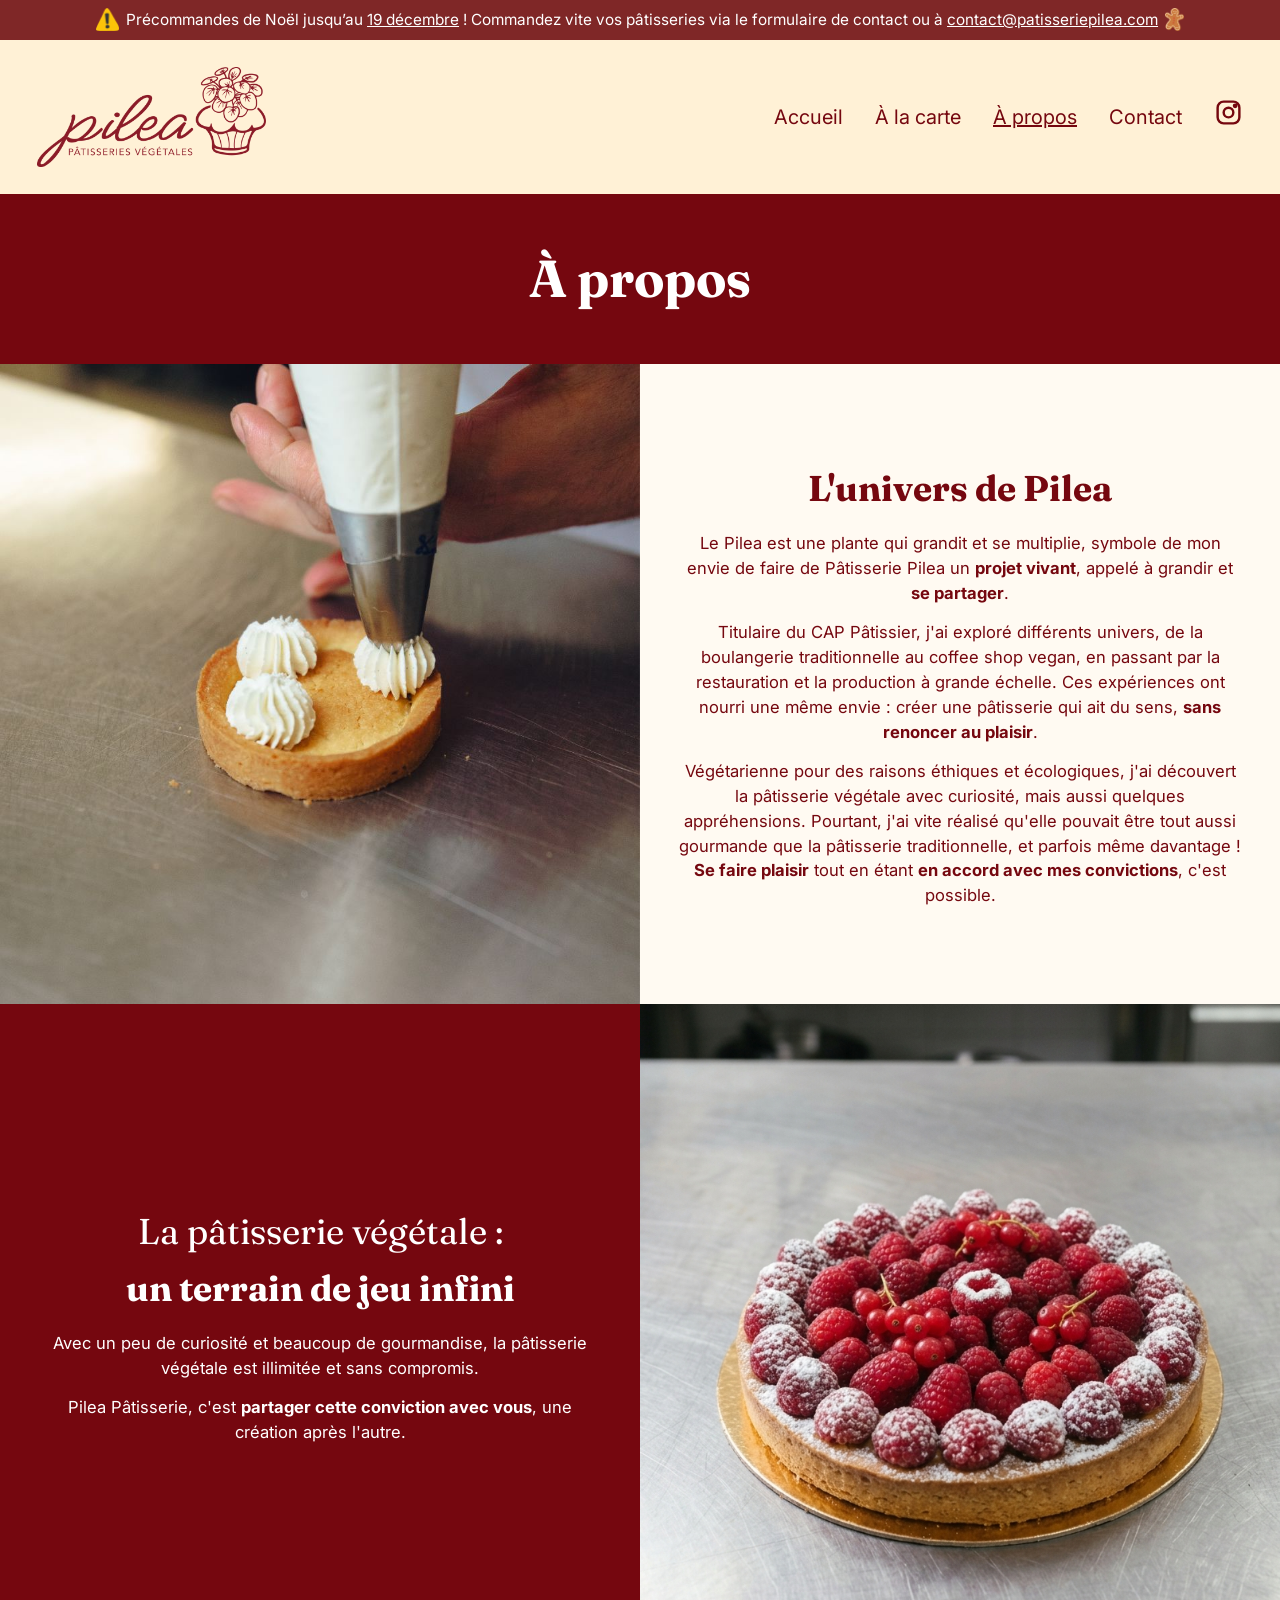
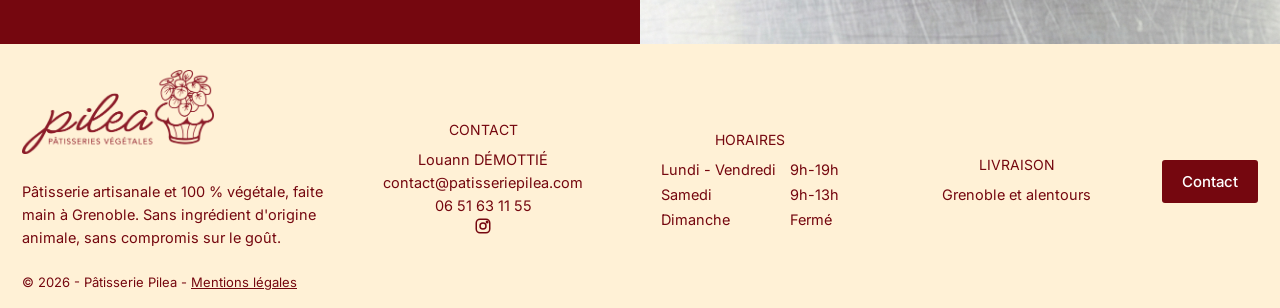
<file: propos.html>
<!DOCTYPE html>
<html lang="fr">
<head>
  <meta charset="utf-8">
  <meta name="viewport" content="width=device-width, initial-scale=1, viewport-fit=cover">
  <title>Pâtisserie Pilea - À propos</title>
  <link rel="stylesheet" href="https://fonts.googleapis.com/css2?family=Fraunces:opsz,wght@9..144,400;9..144,600;9..144,700&family=Inter:wght@400;500;600&display=swap">
  <link rel="stylesheet" href="style.css?v=20261128">
  <link rel="icon" href="favicon.ico" sizes="any">
  <link rel="icon" type="image/png" sizes="32x32" href="favicon-32.png">
  <link rel="icon" type="image/png" sizes="192x192" href="favicon-192.png">
  <link rel="apple-touch-icon" href="apple-touch-icon.png">
</head>
<body data-default-page="apropos">
  <div class="topbar" role="region" aria-label="Annonce">
    <p><span class="nb"><img class="ico ico-start" src="images/icon-attention.png" alt="" width="30" height="30">Précommandes de Noël</span> jusqu’au <a href="contact.html#contact">19 décembre</a>&nbsp;! Commandez vite vos pâtisseries via le formulaire de contact ou à <span class="nb"><a href="mailto:contact@patisseriepilea.com">contact@patisseriepilea.com</a><img class="ico ico-end" src="images/icon-pain-epices.png" alt="" width="24" height="30"></span></p>
  </div>
  <header>
    <a class="logo" href="index.html#accueil" aria-label="Pâtisserie Pilea – retour à l'accueil"><img src="images/logo-pilea.png" alt="Pilea – Pâtisseries végétales"></a>
    <nav>
      <a href="index.html#accueil" data-p="accueil">Accueil</a>
      <a href="carte.html#carte" data-p="carte">À la carte</a>
      <a href="propos.html#apropos" data-p="apropos">À propos</a>
      <a href="contact.html#contact" data-p="contact">Contact</a>
      <a class="ig" href="https://www.instagram.com/patisserie_pilea/" aria-label="Instagram" target="_blank" rel="noopener">
        <svg viewBox="0 0 24 24" fill="none" stroke="currentColor" stroke-width="2">
          <rect x="3" y="3" width="18" height="18" rx="5"/>
          <circle cx="12" cy="12" r="4"/>
          <circle cx="17.5" cy="6.5" r="1" fill="currentColor"/>
        </svg>
      </a>
    </nav>
  </header>

  <main>
    <section class="page hero" id="accueil">
      <h1>La gourmandise<br>a du bon.</h1>
      <p>Des pâtisseries artisanales et 100% végétales, pour toutes vos envies gourmandes !<br>Petites ou grandes occasions, commande ponctuelle ou collaboration professionnelle : il y a toujours une bonne raison de se faire plaisir avec Pilea 🌱</p>
      <div class="hero-btns">
        <a class="btn" href="carte.html#carte">Voir la carte</a>
        <a class="btn" href="contact.html#contact">Organiser un événement</a>
        <a class="btn" href="contact.html#contact">Devenir partenaire professionnel</a>
      </div>
    </section>

    <section class="page" id="carte">
      <div class="band carte-band">
        <div class="strip" aria-hidden="true"><img src="images/bandeau_pumpkin.jpg" alt="" width="360" height="360" loading="lazy" decoding="async"><img src="images/bandeau_caramel.jpg" alt="" width="360" height="360" loading="lazy" decoding="async"><img src="images/bandeau_fruits.jpg" alt="" width="360" height="360" loading="lazy" decoding="async"><img src="images/bandeau_cinnamon.jpg" alt="" width="360" height="360" loading="lazy" decoding="async"><img src="images/bandeau_entremet.jpg" alt="" width="360" height="360" loading="lazy" decoding="async"><img src="images/bandeau_muffin.jpg" alt="" width="360" height="360" loading="lazy" decoding="async"><img src="images/bandeau_cheesecake.jpg" alt="" width="360" height="360" loading="lazy" decoding="async"><img src="images/bandeau_banana.jpg" alt="" width="360" height="360" loading="lazy" decoding="async"><img src="images/bandeau_amandine.jpg" alt="" width="360" height="360" loading="lazy" decoding="async"><img src="images/bandeau_pumpkin.jpg" alt="" width="360" height="360" loading="lazy" decoding="async"><img src="images/bandeau_caramel.jpg" alt="" width="360" height="360" loading="lazy" decoding="async"><img src="images/bandeau_fruits.jpg" alt="" width="360" height="360" loading="lazy" decoding="async"><img src="images/bandeau_cinnamon.jpg" alt="" width="360" height="360" loading="lazy" decoding="async"><img src="images/bandeau_entremet.jpg" alt="" width="360" height="360" loading="lazy" decoding="async"><img src="images/bandeau_muffin.jpg" alt="" width="360" height="360" loading="lazy" decoding="async"><img src="images/bandeau_cheesecake.jpg" alt="" width="360" height="360" loading="lazy" decoding="async"><img src="images/bandeau_banana.jpg" alt="" width="360" height="360" loading="lazy" decoding="async"><img src="images/bandeau_amandine.jpg" alt="" width="360" height="360" loading="lazy" decoding="async"></div>
        <h1 class="title">À la carte</h1>
      </div>
      <div class="menu">
        <p class="intro">Tarifs destinés à la vente aux particuliers.<br>Pour les <b>professionnels</b>, merci de prendre contact avec moi pour recevoir le <b>catalogue B2B</b>.</p>
        <div class="carte-layout">
          <nav class="carte-nav" aria-label="Sections de la carte">
            <button type="button" data-s="all" class="on" aria-current="true">Voir tout</button>
            <button type="button" data-s="nouv">Pour les fêtes</button>
            <button type="button" data-s="0">Gâteaux de voyage</button>
            <button type="button" data-s="1">Pâtisseries fraîches</button>
            <button type="button" data-s="2">Douceurs à tartiner</button>
            <button type="button" data-s="3">Tartes de saison</button>
          </nav>
          <div class="carte-content all">
          <section class="carte-sec" data-s="nouv">
            <h2>Pour les fêtes</h2>
            <div class="grid" id="g0"></div>
            <div class="next-wrap"><span>Suivant</span><button type="button" class="btn next" data-go="0">Gâteaux de voyage</button></div>
          </section>
          <section class="carte-sec" data-s="0">
            <h2>Gâteaux de voyage</h2>
            <div class="grid" id="g1"></div>
            <div class="next-wrap"><span>Suivant</span><button type="button" class="btn next" data-go="1">Pâtisseries fraîches</button></div>
          </section>
          <section class="carte-sec" data-s="1">
            <h2>Pâtisseries fraîches</h2>
            <div class="grid" id="g2"></div>
            <div class="next-wrap"><span>Suivant</span><button type="button" class="btn next" data-go="2">Douceurs à tartiner</button></div>
          </section>
          <section class="carte-sec" data-s="2">
            <h2>Douceurs à tartiner</h2>
            <div class="grid" id="g4"></div>
            <div class="next-wrap"><span>Suivant</span><button type="button" class="btn next" data-go="3">Tartes de saison</button></div>
          </section>
          <section class="carte-sec" data-s="3">
            <h2>Tartes de saison</h2>
            <div class="grid" id="g3"></div>
          </section>
          </div>
        </div>
      </div>
    </section>

    <section class="page" id="apropos">
      <div class="band"><h1 class="title">À propos</h1></div>
      <div class="split">
        <img data-k="piping" alt="Dressage d'une crème à la poche">
        <div class="txt" style="background:var(--bg)">
          <h2>L'univers de Pilea</h2>
          <p>Le Pilea est une plante qui grandit et se multiplie, symbole de mon envie de faire de Pâtisserie Pilea un <b>projet vivant</b>, appelé à grandir et <b>se partager</b>.</p>
          <p>Titulaire du CAP Pâtissier, j'ai exploré différents univers, de la boulangerie traditionnelle au coffee shop vegan, en passant par la restauration et la production à grande échelle. Ces expériences ont nourri une même envie : créer une pâtisserie qui ait du sens, <b>sans renoncer au plaisir</b>.</p>
          <p>Végétarienne pour des raisons éthiques et écologiques, j'ai découvert la pâtisserie végétale avec curiosité, mais aussi quelques appréhensions. Pourtant, j'ai vite réalisé qu'elle pouvait être tout aussi gourmande que la pâtisserie traditionnelle, et parfois même davantage ! <b>Se faire plaisir</b> tout en étant <b>en accord avec mes convictions</b>, c'est possible.</p>
        </div>
      </div>
      <div class="split band">
        <div class="txt">
          <h2 style="font-weight:400">La pâtisserie végétale :<br><b style="font-weight:700">un terrain de jeu infini</b></h2>
          <p>Avec un peu de curiosité et beaucoup de gourmandise, la pâtisserie végétale est illimitée et sans compromis.</p>
          <p>Pilea Pâtisserie, c'est <b>partager cette conviction avec vous</b>, une création après l'autre.</p>
        </div>
        <img data-k="brownie" alt="Brownies vegan">
      </div>
    </section>

    <section class="page band" id="contact">
      <h1 class="title">Contact</h1>
      <p class="contact-intro">Vous souhaitez planifier un événement, commander une pâtisserie ou devenir partenaire ? Contactez-moi : je vous réponds dans la journée !</p>
      <div class="contact-grid">
        <form id="f">
          <label for="n">Nom *</label><input id="n" type="text" required>
          <label for="e">E-mail *</label><input id="e" type="email" required>
          <label for="t">Téléphone *</label><input id="t" type="tel" required>
          <label>Type de demande *</label>
          <div class="radios">
            <label><input type="radio" name="r" value="Particulier" required>Particulier</label>
            <label><input type="radio" name="r" value="Professionnel">Professionnel</label>
            <label><input type="radio" name="r" value="Événement">Événement</label>
          </div>
          <label for="m">Demande</label><textarea id="m" rows="5"></textarea>
          <button class="send" type="submit">Envoyer par email</button>
          <p id="msg" role="status" style="margin:10px 0 0"></p>
        </form>
        <img data-k="tarteFraises" alt="Tartelette aux fraises">
      </div>
    </section>

    <section class="page legal-wrap" id="mentions">
      <h1 class="title">Mentions légales &amp; Confidentialité</h1>
      <div class="legal">
        <p>Conformément à l'article 6 de la loi n° 2004-575 du 21 juin 2004 pour la confiance dans l'économie numérique (LCEN), voici les informations légales relatives au site <b>patisseriepilea.com</b>.</p>

        <h2>1. Éditeur du site</h2>
        <ul>
          <li>Dénomination commerciale : Pâtisserie Pilea</li>
          <li>Forme juridique : Entrepreneur individuel (EI) – micro-entreprise</li>
          <li>Nom &amp; prénom de l'entrepreneur : Louann Démottié</li>
          <li>Activité : pâtisserie artisanale 100 % végétale</li>
          <li>Adresse du siège / domicile professionnel : Boulevard Clémenceau, 38100 Grenoble, France</li>
          <li>SIREN / SIRET : 132 285 040 / 132 285 040 00011</li>
          <li>Immatriculation au Répertoire des métiers : 132 285 040 RM 38</li>
          <li>TVA : TVA non applicable, art. 293 B du Code général des impôts (CGI)</li>
          <li>Téléphone : 06 51 63 11 55</li>
          <li>Adresse e-mail : <a href="mailto:contact@patisseriepilea.com">contact@patisseriepilea.com</a></li>
          <li>Site web : <a href="https://patisseriepilea.com">https://patisseriepilea.com</a></li>
        </ul>

        <h2>2. Directeur de la publication</h2>
        <ul>
          <li>Louann Démottié, entrepreneur individuel, éditrice du site.</li>
          <li>Contact : <a href="mailto:contact@patisseriepilea.com">contact@patisseriepilea.com</a></li>
        </ul>

        <h2>3. Hébergement et nom de domaine</h2>
        <ul>
          <li>Hébergeur : GitHub, Inc. (service GitHub Pages)</li>
          <li>Adresse : 88 Colin P. Kelly Jr. Street, San Francisco, CA 94107, États-Unis</li>
          <li>Téléphone : +1 877 448 4820</li>
          <li>Site web : <a href="https://pages.github.com">https://pages.github.com</a></li>
          <li>Nom de domaine et messagerie : OVH SAS, 2 rue Kellermann, 59100 Roubaix, France – <a href="https://www.ovhcloud.com">https://www.ovhcloud.com</a></li>
        </ul>

        <h2>4. Propriété intellectuelle</h2>
        <p>L'ensemble des contenus de ce site (textes, photographies, visuels, logo, mise en page) est protégé par le droit d'auteur. Sauf mention contraire, tous droits sont réservés à Pâtisserie Pilea. Toute reproduction, représentation, modification ou diffusion, totale ou partielle, sans autorisation écrite préalable est interdite.</p>

        <h2>5. Protection des données personnelles (RGPD)</h2>
        <p>Conformément au Règlement général sur la protection des données (RGPD) et à la loi « Informatique et Libertés » du 6 janvier 1978 modifiée :</p>
        <ul>
          <li>Responsable du traitement : Pâtisserie Pilea, représentée par Louann Démottié (<a href="mailto:contact@patisseriepilea.com">contact@patisseriepilea.com</a>).</li>
          <li>Données collectées : via le formulaire de contact, votre nom, votre adresse e-mail, votre numéro de téléphone, le type de demande et le contenu de votre message.</li>
          <li>Finalités : répondre à vos demandes, établir des devis et des contrats, et assurer le suivi de la relation client.</li>
          <li>Base légale : votre consentement (envoi volontaire du formulaire) et, lorsque vous demandez un devis ou une commande, l'exécution de mesures précontractuelles prises à votre demande.</li>
          <li>Conservation : les données sont conservées le temps nécessaire au traitement de votre demande, puis au maximum 3 ans après le dernier contact pour les prospects, ou selon les obligations légales pour les documents comptables.</li>
          <li>Destinataires : aucune donnée personnelle n'est vendue ni cédée à des tiers. Elles sont accessibles uniquement à Pâtisserie Pilea et à ses prestataires techniques strictement nécessaires : le service d'acheminement du formulaire (FormSubmit) et la messagerie OVH. Certains prestataires peuvent être situés hors de l'Union européenne ; les transferts sont alors encadrés conformément au RGPD.</li>
          <li>Vos droits : vous disposez d'un droit d'accès, de rectification, d'effacement, de limitation du traitement, d'opposition, de portabilité de vos données, ainsi que du droit de retirer votre consentement à tout moment et de définir des directives sur le sort de vos données après votre décès. Pour exercer ces droits, écrivez à : <a href="mailto:contact@patisseriepilea.com">contact@patisseriepilea.com</a>. Une réponse vous sera apportée dans un délai maximal d'un mois.</li>
          <li>Réclamation : si vous estimez que vos droits ne sont pas respectés, vous pouvez adresser une réclamation à la CNIL (Commission nationale de l'informatique et des libertés), 3 place de Fontenoy, TSA 80715, 75334 Paris Cedex 07, sur <a href="https://www.cnil.fr">cnil.fr</a>.</li>
        </ul>

        <h2>6. Cookies et services tiers</h2>
        <ul>
          <li>Ce site n'utilise aucun cookie publicitaire, de suivi ou de mesure d'audience.</li>
          <li>Les polices de caractères sont chargées depuis le service Google Fonts, ce qui transmet votre adresse IP à Google lors de la consultation du site.</li>
          <li>Comme tout hébergeur, GitHub peut enregistrer des données techniques de connexion (adresse IP, date et heure de consultation).</li>
          <li>Le site contient des liens vers des sites tiers (par exemple Instagram), dont Pâtisserie Pilea n'est pas responsable du contenu ni des pratiques de confidentialité.</li>
        </ul>

        <h2>7. Médiation de la consommation</h2>
        <p>Conformément aux articles L.611-1 et suivants du Code de la consommation, tout consommateur a le droit de recourir gratuitement à un médiateur de la consommation en vue de la résolution amiable d'un litige qui l'oppose à un professionnel. Médiateur désigné : [nom, adresse postale et site web du médiateur à compléter].</p>

        <h2>8. Droit applicable</h2>
        <p>Le présent site et ses mentions légales sont soumis au droit français. Pour toute question relative à ces mentions, vous pouvez écrire à <a href="mailto:contact@patisseriepilea.com">contact@patisseriepilea.com</a>.</p>
        <p>Dernière mise à jour : 12 novembre 2026.</p>
      </div>
    </section>
  </main>

  <footer>
    <div>
      <a class="logo" href="index.html#accueil" aria-label="Pâtisserie Pilea – retour à l'accueil"><img src="images/logo-pilea.png" alt="Pilea – Pâtisseries végétales"></a>
      <p>Pâtisserie artisanale et 100 % végétale, faite main à Grenoble. Sans ingrédient d'origine animale, sans compromis sur le goût.</p>
    </div>
    <div class="c">
      <h4>CONTACT</h4>
      Louann DÉMOTTIÉ<br>
      <a href="mailto:contact@patisseriepilea.com" style="text-decoration:none">contact@patisseriepilea.com</a><br>
      06 51 63 11 55<br>
      <a class="ig" href="https://www.instagram.com/patisserie_pilea/" aria-label="Instagram" target="_blank" rel="noopener">
        <svg viewBox="0 0 24 24" fill="none" stroke="currentColor" stroke-width="2">
          <rect x="3" y="3" width="18" height="18" rx="5"/>
          <circle cx="12" cy="12" r="4"/>
          <circle cx="17.5" cy="6.5" r="1" fill="currentColor"/>
        </svg>
      </a>
    </div>
    <div>
      <h4>HORAIRES</h4>
      <div class="hrs">
        <span>Lundi - Vendredi</span><span>9h-19h</span>
        <span>Samedi</span><span>9h-13h</span>
        <span>Dimanche</span><span>Fermé</span>
      </div>
    </div>
    <div class="c">
      <h4>LIVRAISON</h4>Grenoble et alentours
    </div>
    <a class="btn fbtn" href="contact.html#contact">Contact</a>
    <div class="copy">© 2026 - Pâtisserie Pilea - <a href="index.html#mentions">Mentions légales</a></div>
  </footer>

  <script src="script.js?v=20261128"></script>
</body>
</html>
</file>
<file: style.css>
:root {
--bg: #FFFAF2;
--cream: #FFF1D6;
--wine: #75070F;
--rose: #EFC6C6;
--soft: #9B3A40;
--bar: 44px;
--brique: #7f2727;
color-scheme: light;
box-sizing: border-box;
padding-top: env(safe-area-inset-top, 0px);
padding-bottom: env(safe-area-inset-bottom, 0px);
}

html {
scroll-padding-top: env(safe-area-inset-top, 0px);
}

*, *:before, *:after {
box-sizing: inherit;
}

body {
margin: 0;
background: var(--bg);
color: var(--wine);
font: 16px/1.6 Inter, Arial, sans-serif;
}

h1, h2, h3, .logo {
font-family: Fraunces, Georgia, serif;
margin: 0;
}

a {
color: inherit;
}

header {
background: var(--cream);
display: flex;
justify-content: space-between;
align-items: center;
gap: 16px;
flex-wrap: wrap;
padding: 27px 37px;
}

.logo {
font-size: 48px;
font-weight: 700;
text-decoration: none;
line-height: 1.1;
display: block;
}

.logo img {
display: block;
height: 100px;
width: auto;
max-width: 100%;
}

.tag {
font: 500 16px Inter;
letter-spacing: .2em;
text-transform: uppercase;
display: block;
}

nav {
display: flex;
gap: 32px;
align-items: center;
font-size: 20px;
}

nav a {
text-decoration: none;
}

nav a.on {
text-decoration: underline;
}

nav svg, .ig svg {
width: 29px;
height: 29px;
}

.page:not(.on) {
display: none;
}

.page.on {
display: block;
}

.band {
background: var(--wine);
color: #fff;
}

.hero {
background: var(--cream) center 35%/cover no-repeat;
min-height: max(calc(100vh - 130px - var(--bar)), 60vw);
min-height: max(calc(100svh - 130px - var(--bar)), 60vw);
flex-direction: column;
justify-content: center;
padding: 64px 8vw;
}

.hero.on {
display: flex;
}

.hero h1 {
font-size: clamp(38px, 8vw, 92px);
line-height: 1;
font-weight: 700;
}

.hero p {
font: 400 clamp(20px, 2.6vw, 28px)/1.4 Fraunces, serif;
max-width: 26em;
margin: 24px 0 32px;
}

.btn {
display: inline-block;
background: var(--wine);
color: #fff;
border: 0;
padding: 12px 28px;
font: 500 15px Inter;
border-radius: 3px;
text-decoration: none;
cursor: pointer;
align-self: flex-start;
}

.hero-btns {
display: flex;
flex-wrap: wrap;
gap: 12px;
}

.btn:focus-visible, input:focus-visible, textarea:focus-visible, nav a:focus-visible {
outline: 2px solid var(--rose);
outline-offset: 2px;
}

.title {
font-size: clamp(36px, 5vw, 52px);
text-align: center;
padding: 42px 16px;
font-weight: 700;
}

.split {
display: grid;
grid-template-columns: 1fr 1fr;
}

.split > * {
min-height: 340px;
}

.split img {
width: 100%;
height: 100%;
object-fit: cover;
display: block;
}

.txt {
display: flex;
flex-direction: column;
justify-content: center;
align-items: center;
text-align: center;
padding: 40px 8%;
gap: 14px;
}

.txt p {
margin: 0;
max-width: 34em;
}

.txt h2 {
font-size: clamp(28px, 3.4vw, 40px);
}

.txt p {
font-size: 17px;
line-height: 1.55;
}

#apropos .band .title, #carte .band .title {
padding: clamp(30px, 3.4vw, 46px) 16px;
}

/* Bandeau d'annonce, tout en haut de chaque page */
.topbar {
background: var(--brique);
color: #fff;
text-align: center;
padding: 9px 16px;
}

.topbar p {
margin: 0;
font-size: clamp(13px, 1.2vw, 20px);
line-height: 1.4;
}

.topbar a {
color: #fff;
}

.topbar .nb {
white-space: nowrap;
}

.topbar .ico {
height: 1.5em;
width: auto;
vertical-align: middle;
margin-top: -.2em;
}

.topbar .ico-start {
margin-right: .45em;
}

.topbar .ico-end {
margin-left: .45em;
}

/* Bandeau « À la carte » : même taille que « À propos », avec photos en transparence */
.carte-band {
position: relative;
overflow: hidden;
background: var(--brique);
}

.carte-band .strip {
position: absolute;
top: 0;
bottom: 0;
left: -3vw;
display: flex;
}

.carte-band .strip img {
flex: none;
height: 100%;
width: auto;
aspect-ratio: 1 / 1;
object-fit: cover;
opacity: .36;
display: block;
}

.carte-band .title {
position: relative;
}

#carte .menu .intro {
margin-top: 36px;
}

.menu {
max-width: 1360px;
margin: 0 auto;
padding: 0 24px 60px;
text-align: center;
}

.menu .title {
text-align: left;
padding: 56px 0 22px;
}

.menu .intro {
text-align: left;
color: var(--wine);
font-weight: 400;
font-size: 18px;
line-height: 1.6;
margin: 0 0 52px;
}

.menu h2 {
font-size: 28px;
margin-top: 44px;
margin-bottom: 28px;
}

.menu .sub {
color: var(--soft);
font-size: 14px;
max-width: 50em;
margin: 4px auto 20px;
}

.grid {
display: grid;
grid-template-columns: repeat(auto-fill, minmax(250px, 1fr));
gap: 22px;
text-align: left;
}

/* Menu de la carte : liste de sections à gauche, produits à droite */
.carte-layout {
display: grid;
grid-template-columns: 210px 1fr;
gap: 0 28px;
text-align: left;
margin-top: 0;
}

.carte-nav {
display: flex;
flex-direction: column;
align-items: flex-start;
gap: 6px;
align-self: start;
position: sticky;
top: 20px;
padding: 4px 18px 4px 0;
border-right: 1px dotted var(--wine);
min-height: 260px;
}

.carte-nav button {
background: none;
border: 0;
padding: 7px 0;
color: var(--wine);
font: 400 18px/1.3 Inter, Arial, sans-serif;
text-align: left;
cursor: pointer;
}

.carte-nav button:hover {
text-decoration: underline;
}

.carte-nav button.on {
font-weight: 700;
}

.carte-nav button:focus-visible, .next:focus-visible {
outline: 2px solid var(--rose);
outline-offset: 2px;
}

.carte-content .carte-sec:first-child h2, .carte-content:not(.all) h2 {
margin-top: 0;
}

.carte-content h2 {
text-align: left;
}

.next-wrap {
display: flex;
flex-direction: column;
align-items: center;
gap: 10px;
padding: 36px 0 10px;
font-size: 17px;
}

.next-wrap .next {
align-self: center;
padding: 16px 28px;
font-size: 18px;
}

.carte-content.all .next-wrap {
display: none;
}

/* Cartes produits : même espacements qu'avant, mais sans bulle ni encadré */
.card {
display: flex;
flex-direction: column;
align-items: flex-start;
gap: 8px;
background: none;
border: 0;
border-radius: 0;
padding: 0 0 22px;
}

.card img {
display: block;
width: 100%;
aspect-ratio: 1;
object-fit: cover;
border-radius: 0;
}

a.card {
color: inherit;
text-decoration: none;
cursor: pointer;
}

.card h3 {
font-size: 18px;
margin-top: 6px;
}

a.card:hover h3 {
text-decoration: underline;
}

a.card:focus-visible {
outline: 2px solid var(--rose);
outline-offset: 4px;
}

.card .price {
font-size: 15px;
}

.card p {
margin: 0;
font-size: 14.5px;
}

/* Espace entre le libellé (ex. « Lot de 6 ») et son prix */
.card p b {
margin-left: 14px;
}

.badge {
background: var(--rose);
border-radius: 99px;
padding: 2px 13px;
font-size: 13px;
}

.price {
font-weight: 600;
}

form {
display: flex;
flex-direction: column;
gap: 6px;
padding: 36px 8%;
font-size: 15px;
}

label {
margin-top: 12px;
}

input[type=text], input[type=email], input[type=tel], textarea {
width: 100%;
background: transparent;
border: 1px solid rgba(255, 255, 255, .45);
color: #fff;
padding: 11px;
font: inherit;
font-size: 16px;
}

.radios {
display: flex;
gap: 22px;
flex-wrap: wrap;
}

.radios label {
margin: 0;
display: flex;
gap: 7px;
align-items: center;
}

.send {
background: var(--bg);
color: var(--wine);
border: 0;
padding: 11px;
margin-top: 20px;
font: inherit;
cursor: pointer;
}

.legal {
max-width: 900px;
margin: 0 auto;
padding: 40px 24px 70px;
font-size: 15px;
color: #fff;
}

.legal h2 {
font: 600 16px Inter;
margin: 26px 0 8px;
}

.legal ul {
margin: 0;
padding-left: 22px;
}

.legal-wrap {
background: var(--wine);
}

.legal-wrap .title {
color:#fff2db;
text-align: left;
max-width: 900px;
margin: 0 auto;
padding: 42px 24px 0;
}

footer {
background: var(--cream);
display: grid;
grid-template-columns: 1.3fr 1fr 1fr 1fr auto;
gap: 24px;
align-items: start;
padding: 26px 22px 16px;
font-size: 14.5px;
}

footer h4 {
font: 400 14px Inter;
margin: 0 0 10px;
text-align: center;
}

footer .logo img {
height: 84px;
margin-bottom: 26px;
}

footer .ig svg {
width: 18px;
height: 18px;
}

footer p {
margin: 6px 0 0;
}

.c {
text-align: center;
}

.hrs {
display: grid;
grid-template-columns: auto auto;
gap: 2px 14px;
justify-content: center;
}

.copy {
grid-column: 1/-1;
font-size: 13px;
}

/* Bandeau du bas (ordinateur) : copyright sous le texte à gauche,
   Contact / Horaires / Livraison / bouton centrés verticalement */
@media (min-width: 761px) {

footer {
row-gap: 0;
}
footer > div:nth-child(1) {
grid-column: 1;
grid-row: 1;
}
footer > .copy {
grid-column: 1;
grid-row: 2;
margin-top: 22px;
}
footer > div:nth-child(n+2):not(.copy), footer > .fbtn {
grid-row: 1 / span 2;
align-self: center;
}
}

.fbtn {
padding: 12px 20px;
}

@media(max-width: 760px) {
.menu .title {
padding: 36px 0 16px;
}
.menu .intro {
font-size: 16px;
margin-bottom: 30px;
}
#carte .menu .intro {
margin-top: 26px;
}
.carte-layout {
grid-template-columns: 1fr;
gap: 0;
margin-top: 0;
}
.carte-nav {
position: static;
flex-direction: row;
flex-wrap: wrap;
justify-content: flex-start;
gap: 6px 8px;
padding: 0 0 16px;
min-height: 0;
border-right: 0;
border-bottom: 1px dotted var(--wine);
margin-bottom: 20px;
}
.carte-nav button {
padding: 8px 14px;
font-size: 15px;
border: 1px solid var(--wine);
border-radius: 99px;
}
.carte-nav button.on {
background: var(--wine);
color: #fff;
}
.next-wrap .next {
font-size: 16px;
padding: 14px 20px;
}
.hero-btns {
display: grid;
grid-template-columns: repeat(3, 1fr);
gap: 8px;
}
.hero-btns .btn {
align-self: stretch;
display: flex;
align-items: center;
justify-content: center;
text-align: center;
padding: 12px 6px;
font-size: 13px;
line-height: 1.25;
min-height: 52px;
}
header {
justify-content: center;
text-align: center;
padding: 18px 14px;
}
.logo img {
height: 62px;
}
footer .logo img {
height: 70px;
}
.tag {
font-size: 10.5px;
letter-spacing: .12em;
}
nav {
gap: 10px 18px;
flex-wrap: wrap;
font-size: 16px;
justify-content: center;
}
.hero {
padding: 48px 6vw;
background-position: 50% center;
}
.split > * {
min-height: 240px;
}
.txt p {
font-size: 16px;
}
.txt {
padding: 32px 7%;
}
form {
padding: 28px 6%;
}
.menu {
padding: 0 14px 50px;
}
.split {
grid-template-columns: 1fr;
}
footer {
grid-template-columns: 1fr;
}
.fbtn {
justify-self: start;
}
}

/* À propos : blocs carrés, tous de la même taille */
@media (max-width: 1099px) {
#apropos .split {
grid-template-columns: 1fr;
}
#apropos .split > img {
height: auto;
min-height: 0;
aspect-ratio: 4 / 3;
}
#apropos .split > .txt {
min-height: 0;
padding: 44px 8%;
}
}

@media (max-width: 600px) {
#apropos .split > img {
aspect-ratio: 1 / 1;
}
#apropos .split > .txt {
padding: 36px 7%;
}
}

@media (min-width: 1100px) {
#apropos {
--s: 50vw;
}
#apropos .split {
grid-template-columns: minmax(0, 1fr) minmax(0, 1fr);
}
#apropos .split > * {
min-width: 0;
width: 100%;
height: auto;
min-height: 0;
aspect-ratio: 1 / 1;
}
#apropos .split > .txt {
padding: 0 6%;
gap: 14px;
}
#apropos .txt p {
font-size: clamp(15px, calc(var(--s) * 0.026), 22px);
line-height: 1.5;
max-width: 36em;
}
#apropos .txt h2 {
font-size: clamp(26px, calc(var(--s) * 0.056), 52px);
}
}

/* Titre et description de « À la carte » : alignés sur le trait pointillé du menu */
@media (min-width: 761px) {
.menu .title, .menu .intro {
margin-left: 210px;
}
}

/* Fiche produit */
.prod {
max-width: 1100px;
margin: 0 auto;
padding: 24px 24px 80px;
text-align: left;
}

.back {
display: inline-flex;
align-items: center;
justify-content: center;
width: 46px;
height: 46px;
margin-left: -12px;
border-radius: 50%;
color: var(--wine);
}

.back:hover {
background: var(--rose);
}

.back:focus-visible {
outline: 2px solid var(--wine);
outline-offset: 2px;
}

.back svg, .tags svg, .deliv svg {
fill: none;
stroke: currentColor;
stroke-linecap: round;
stroke-linejoin: round;
}

.back svg {
width: 26px;
height: 26px;
stroke-width: 2;
}

.prod-grid {
display: grid;
grid-template-columns: minmax(0, 1fr) minmax(0, 1fr);
gap: 56px;
align-items: start;
margin-top: 14px;
}

.prod-img {
display: block;
width: 100%;
aspect-ratio: 1;
object-fit: cover;
}

.prod-info {
display: flex;
flex-direction: column;
gap: 18px;
}

.prod-info h1 {
align-self: flex-start;
font-size: clamp(30px, 3.6vw, 44px);
font-weight: 700;
line-height: 1.15;
padding-bottom: 10px;
border-bottom: 2px solid var(--wine);
}

.prod-info p {
margin: 0;
font-size: 17px;
line-height: 1.65;
}

.prod-info p.strong {
font-weight: 600;
}

.tags {
display: flex;
flex-wrap: wrap;
gap: 10px 24px;
margin: 0;
padding: 0;
list-style: none;
}

.tags li {
display: flex;
align-items: center;
gap: 8px;
font-size: 15px;
font-weight: 600;
}

.tags svg {
flex: none;
width: 22px;
height: 22px;
stroke-width: 1.6;
}

.deliv {
display: grid;
grid-template-columns: 1fr 1fr;
gap: 16px 20px;
padding: 18px 20px;
border: 1px solid rgba(117, 7, 15, .22);
border-radius: 12px;
background: rgba(255, 241, 214, .55);
}

.deliv > div {
display: flex;
align-items: center;
gap: 12px;
}

.deliv svg {
flex: none;
width: 40px;
height: 40px;
padding: 8px;
border-radius: 10px;
background: #fff;
stroke-width: 1.6;
}

.prod-info .deliv p {
font-size: 14.5px;
line-height: 1.35;
}

.deliv b, .deliv span {
display: block;
}

.deliv b {
font-size: 15px;
}

.prod-sub {
margin-top: 6px;
font-size: 22px;
}

.prices {
max-width: 380px;
margin: -6px 0 0;
padding: 0;
list-style: none;
}

.prices li {
display: flex;
justify-content: space-between;
gap: 16px;
padding: 9px 0;
border-bottom: 1px dotted var(--wine);
font-size: 17px;
}

.prod-info p.prod-price {
margin-top: -6px;
font-size: 26px;
font-weight: 700;
}

.prod-info .btn {
align-self: flex-start;
margin-top: 8px;
}

@media (max-width: 760px) {
.prod {
padding: 10px 14px 56px;
}
.prod-grid {
grid-template-columns: 1fr;
gap: 24px;
}
.deliv {
grid-template-columns: 1fr;
}
.prices {
max-width: none;
}
}

/* Contact : titre, introduction, puis formulaire + photo */
#contact .title {
padding: clamp(30px, 3.4vw, 46px) 16px 0;
}

.contact-intro {
max-width: 60em;
margin: 24px auto 0;
padding: 0 16px;
text-align: center;
font-size: 16px;
line-height: 1.5;
}

.contact-grid {
display: grid;
grid-template-columns: minmax(0, 1.5fr) minmax(0, 1fr);
gap: clamp(24px, 4vw, 56px);
align-items: stretch;
width: 100%;
max-width: 1240px;
margin: 0 auto;
box-sizing: border-box;
padding: clamp(24px, 3vw, 40px) clamp(20px, 4vw, 56px) clamp(40px, 5vw, 64px);
}

.contact-grid form {
padding: 0;
gap: 4px;
}

.contact-grid form label {
font-size: 13px;
}

.contact-grid .radios label {
margin: 0;
}

.contact-grid form input[type=text],
.contact-grid form input[type=email],
.contact-grid form input[type=tel] {
padding: 9px 10px;
}

/* La photo prend la hauteur du formulaire (du haut du 1er champ au bas du bouton) */
.contact-grid img {
display: block;
width: 100%;
height: 0;
min-height: calc(100% - 30px);
margin-top: 30px;
object-fit: cover;
}

@media (max-width: 760px) {
.contact-grid {
grid-template-columns: 1fr;
gap: 32px;
}
.contact-grid img {
height: auto;
min-height: 0;
margin: 0 auto;
max-width: 340px;
aspect-ratio: 794 / 1031;
}
}

.contact-grid {
max-width: 1400px;
padding-left: clamp(20px, 3.5vw, 48px);
padding-right: clamp(20px, 3.5vw, 48px);
}

.contact-intro {
max-width: 80em;
}

#msg:empty {
display: none;
}

@media (max-width: 760px) {
.contact-grid img {
max-width: 420px;
}
}
</file>
